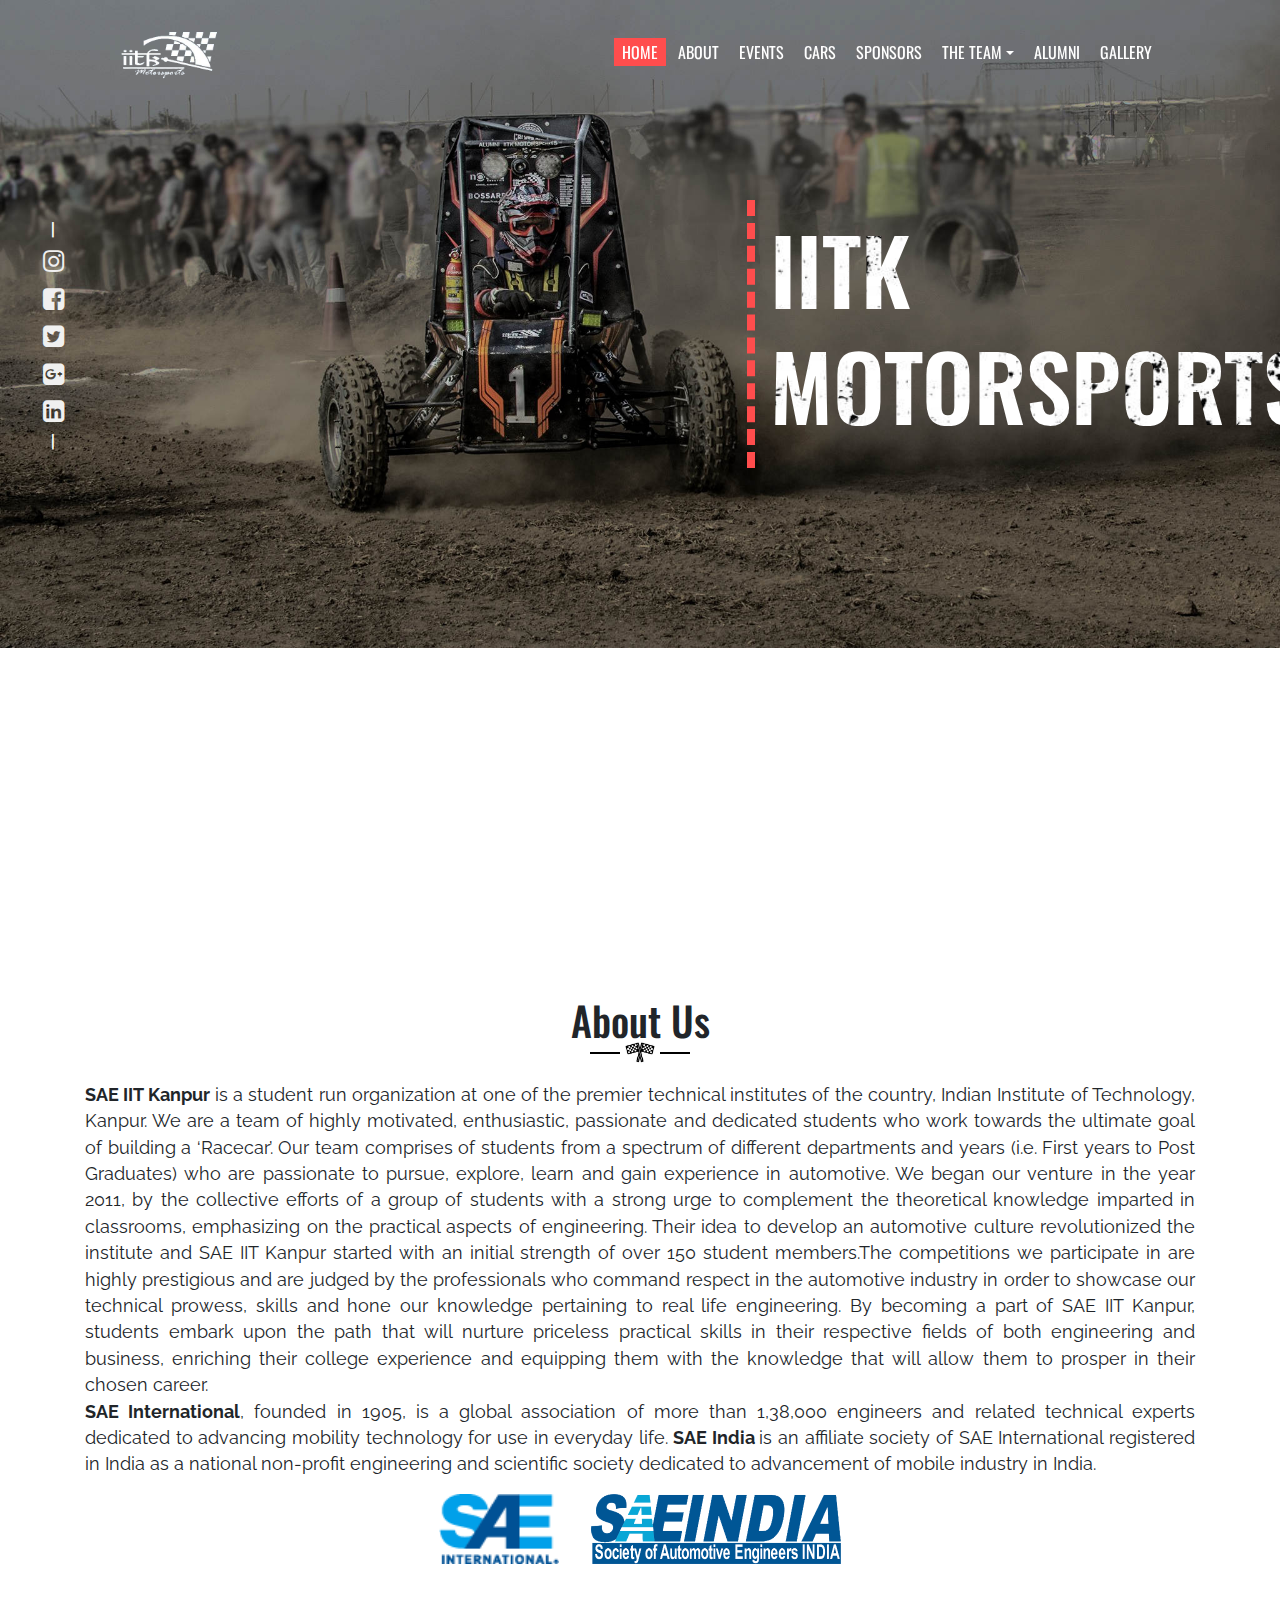
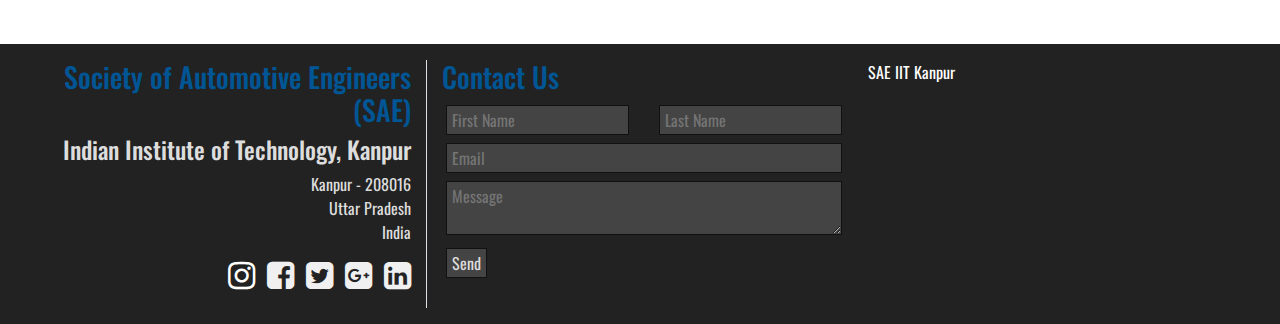
<file: index.html>
﻿<!DOCTYPE html>
<html lang="en">

<head>
    <meta charset="UTF-8">
    <meta http-equiv="X-UA-Compatible" content="ie=edge">
    <meta name="viewport" content="width=device-width, initial-scale=1.0">
    <meta name="description" content="SAE IIT Kanpur" />
    <meta name="keywords" content="" />
    <meta name="author" content="" />
    <title>SAE IIT Kanpur</title>
    <base href="/">

    <!-- Facebook and Twitter integration -->
    <meta property="og:title" content="" />
    <meta property="og:image" content="" />
    <meta property="og:url" content="" />
    <meta property="og:site_name" content="" />
    <meta property="og:description" content="" />
    <meta name="twitter:title" content="" />
    <meta name="twitter:image" content="" />
    <meta name="twitter:url" content="" />
    <meta name="twitter:card" content="" />

    <link rel="stylesheet" href="styles/bootstrap.min.css">
    <link rel="stylesheet" href="styles/style.css">
    <link rel="stylesheet" href="styles/animate.css">
    <link rel="stylesheet" href="styles/font-awesome.min.css">
    <link rel="icon" href="assets/iitkmsnewlogo.png">

<div id="fb-root"></div>
<script async defer crossorigin="anonymous" src="https://connect.facebook.net/en_GB/sdk.js#xfbml=1&version=v4.0"></script>
</head>

<body>
    <!-- Preloader -->
    <div id="preloader">
        <div class="container">
            <div class="image">
                <svg class="lds-gear-set" width="100%" height="100%" xmlns="http://www.w3.org/2000/svg"
                    xmlns:xlink="http://www.w3.org/1999/xlink" viewBox="0 0 100 100" preserveAspectRatio="xMidYMid">
                    <g transform="translate(50 50)">
                        <g transform="translate(-17 -17) scale(0.5)">
                            <g>
                                <animateTransform attributeName="transform" type="rotate" values="0;360" keyTimes="0;1"
                                    dur="1.7s" begin="0s" repeatCount="indefinite"></animateTransform>
                                <path
                                    d="M39.382737335030434 -7 L49.382737335030434 -7 L49.382737335030434 7 L39.382737335030434 7 A40 40 0 0 1 32.79754809959448 22.89805316298281 L32.79754809959448 22.89805316298281 L39.868615911459955 29.969120974848284 L29.969120974848284 39.86861591145995 L22.89805316298281 32.79754809959447 A40 40 0 0 1 7.000000000000006 39.382737335030434 L7.000000000000006 39.382737335030434 L7.000000000000007 49.382737335030434 L-7.000000000000001 49.382737335030434 L-7.000000000000002 39.382737335030434 A40 40 0 0 1 -22.898053162982805 32.79754809959448 L-22.898053162982805 32.79754809959448 L-29.96912097484828 39.868615911459955 L-39.86861591145995 29.969120974848284 L-32.79754809959447 22.89805316298281 A40 40 0 0 1 -39.382737335030434 7.000000000000009 L-39.382737335030434 7.000000000000009 L-49.382737335030434 7.00000000000001 L-49.382737335030434 -6.999999999999999 L-39.382737335030434 -7 A40 40 0 0 1 -32.79754809959448 -22.898053162982798 L-32.79754809959448 -22.898053162982798 L-39.868615911459955 -29.96912097484827 L-29.969120974848305 -39.86861591145994 L-22.898053162982826 -32.797548099594465 A40 40 0 0 1 -6.999999999999994 -39.382737335030434 L-6.999999999999994 -39.382737335030434 L-6.999999999999996 -49.382737335030434 L6.999999999999978 -49.38273733503044 L6.99999999999998 -39.38273733503044 A40 40 0 0 1 22.898053162982812 -32.79754809959447 L22.898053162982812 -32.79754809959447 L29.969120974848288 -39.86861591145995 L39.86861591145994 -29.969120974848302 L32.797548099594465 -22.898053162982826 A40 40 0 0 1 39.382737335030434 -6.9999999999999964 M0 -23A23 23 0 1 0 0 23 A23 23 0 1 0 0 -23"
                                    fill="#ff4d4d"></path>
                            </g>
                        </g>
                        <g transform="translate(0 22) scale(0.4)">
                            <g>
                                <animateTransform attributeName="transform" type="rotate" values="360;0" keyTimes="0;1"
                                    dur="1.7s" begin="-0.10625s" repeatCount="indefinite"></animateTransform>
                                <path
                                    d="M39.382737335030434 -7 L49.382737335030434 -7 L49.382737335030434 7 L39.382737335030434 7 A40 40 0 0 1 32.79754809959448 22.89805316298281 L32.79754809959448 22.89805316298281 L39.868615911459955 29.969120974848284 L29.969120974848284 39.86861591145995 L22.89805316298281 32.79754809959447 A40 40 0 0 1 7.000000000000006 39.382737335030434 L7.000000000000006 39.382737335030434 L7.000000000000007 49.382737335030434 L-7.000000000000001 49.382737335030434 L-7.000000000000002 39.382737335030434 A40 40 0 0 1 -22.898053162982805 32.79754809959448 L-22.898053162982805 32.79754809959448 L-29.96912097484828 39.868615911459955 L-39.86861591145995 29.969120974848284 L-32.79754809959447 22.89805316298281 A40 40 0 0 1 -39.382737335030434 7.000000000000009 L-39.382737335030434 7.000000000000009 L-49.382737335030434 7.00000000000001 L-49.382737335030434 -6.999999999999999 L-39.382737335030434 -7 A40 40 0 0 1 -32.79754809959448 -22.898053162982798 L-32.79754809959448 -22.898053162982798 L-39.868615911459955 -29.96912097484827 L-29.969120974848305 -39.86861591145994 L-22.898053162982826 -32.797548099594465 A40 40 0 0 1 -6.999999999999994 -39.382737335030434 L-6.999999999999994 -39.382737335030434 L-6.999999999999996 -49.382737335030434 L6.999999999999978 -49.38273733503044 L6.99999999999998 -39.38273733503044 A40 40 0 0 1 22.898053162982812 -32.79754809959447 L22.898053162982812 -32.79754809959447 L29.969120974848288 -39.86861591145995 L39.86861591145994 -29.969120974848302 L32.797548099594465 -22.898053162982826 A40 40 0 0 1 39.382737335030434 -6.9999999999999964 M0 -23A23 23 0 1 0 0 23 A23 23 0 1 0 0 -23"
                                    fill="#f0f0f0"></path>
                            </g>
                        </g>
                        <g transform="translate(28 4) scale(0.3)">
                            <g>
                                <animateTransform attributeName="transform" type="rotate" values="0;360" keyTimes="0;1"
                                    dur="1.7s" begin="-0.10625s" repeatCount="indefinite"></animateTransform>
                                <path
                                    d="M39.382737335030434 -7 L49.382737335030434 -7 L49.382737335030434 7 L39.382737335030434 7 A40 40 0 0 1 32.79754809959448 22.89805316298281 L32.79754809959448 22.89805316298281 L39.868615911459955 29.969120974848284 L29.969120974848284 39.86861591145995 L22.89805316298281 32.79754809959447 A40 40 0 0 1 7.000000000000006 39.382737335030434 L7.000000000000006 39.382737335030434 L7.000000000000007 49.382737335030434 L-7.000000000000001 49.382737335030434 L-7.000000000000002 39.382737335030434 A40 40 0 0 1 -22.898053162982805 32.79754809959448 L-22.898053162982805 32.79754809959448 L-29.96912097484828 39.868615911459955 L-39.86861591145995 29.969120974848284 L-32.79754809959447 22.89805316298281 A40 40 0 0 1 -39.382737335030434 7.000000000000009 L-39.382737335030434 7.000000000000009 L-49.382737335030434 7.00000000000001 L-49.382737335030434 -6.999999999999999 L-39.382737335030434 -7 A40 40 0 0 1 -32.79754809959448 -22.898053162982798 L-32.79754809959448 -22.898053162982798 L-39.868615911459955 -29.96912097484827 L-29.969120974848305 -39.86861591145994 L-22.898053162982826 -32.797548099594465 A40 40 0 0 1 -6.999999999999994 -39.382737335030434 L-6.999999999999994 -39.382737335030434 L-6.999999999999996 -49.382737335030434 L6.999999999999978 -49.38273733503044 L6.99999999999998 -39.38273733503044 A40 40 0 0 1 22.898053162982812 -32.79754809959447 L22.898053162982812 -32.79754809959447 L29.969120974848288 -39.86861591145995 L39.86861591145994 -29.969120974848302 L32.797548099594465 -22.898053162982826 A40 40 0 0 1 39.382737335030434 -6.9999999999999964 M0 -23A23 23 0 1 0 0 23 A23 23 0 1 0 0 -23"
                                    fill="#18dcff"></path>
                            </g>
                        </g>
                    </g>
                </svg>
            </div>
            <div class="text">
                <p>LOADING...</p>
            </div>
        </div>
    </div>

    <!-- Navbar-xs-->
    <div id="nav-row-xs">
        <div class="logo-wrapper">
            <a href="index.html"><img src="./assets/favicon.png" alt="Logo"></a>
        </div>
        <div class="toggle-btn">
            <button onclick="toggleNav()">
                <i class="fa fa-bars" aria-hidden="true"></i>
            </button>
        </div>
    </div>

    <!-- Main Navbar -->
    <section id="navbar" class="">
        <div class="nav-container">
            <div class="nav-row">
                <div class="navToggle">
                    <button onclick="toggleNav()">X</button>
                </div>
                <div class="logo-wrapper">
                    <a href="index.html"><img src="./assets/favicon.png" alt="Logo"></a>
                </div>
                <div class="menu-wrapper">
                    <ul class="menu m-0">
                        <li class="active">
                            <a href="#">HOME</a>
                        </li>
                        <li class="">
                            <a href="#about">ABOUT</a>
                        </li>
			<li class="">
                            <a href="events.html">EVENTS</a>
                        </li>
			<li class="">
                            <a href="B19.html">CARS</a>
                        </li>
                        <li class="">
                            <a href="sponsors.html">SPONSORS</a>
                        </li>
                        <li class="dropdown-wrapper dt1">
                            <a class="dropdown-toggle">THE TEAM</a>
                            <ul class="dropdown dc1">
                                
                                
                                <hr class="li-seperator">
                                <li><a href="members21.html">Team'21</a></li>
				<hr class="li-seperator">
                                <li><a href="members20.html">Team'20</a></li>
				<hr class="li-seperator">
                                <li><a href="members19.html">Team'19</a></li>
				<hr class="li-seperator">
				<li><a href="members18.html">Team'18</a></li>
                            </ul>
                        </li>
                        <li class="">
                            <a href="alumni.html">ALUMNI</a>
                        </li>
                        <li class="m-0">
                            <a href="gallery.html">GALLERY</a>
                        </li>
                    </ul>
                </div>
            </div>
        </div>
    </section>

    <!-- Home -->
    
      
	<section id="home" >

		<div class="">
            <div class="row title m-0">
                <div class="social-list col-sm-1 text-center pt-3 d-none d-lg-block">
                    <ul class="list-unstyled text-white">
                        <li>
                            |
                        </li>
                        <li>
                            <a target="_blank" href="https://www.instagram.com/iitkms/">
                                <i class="fa fa-instagram" aria-hidden="true"></i>
                            </a>
                        </li>
                        <li>
                            <a target="_blank" href="https://www.facebook.com/SAE.IITK">
                                <i class="fa fa-facebook-square" aria-hidden="true"></i>
                            </a>
                        </li>

                        <li>
                            <a target="_blank" href="https://twitter.com/IITKMotorsports">
                                <i class="fa fa-twitter-square" aria-hidden="true"></i>
                            </a>
                        </li>
                        <li>
                            <a target="_blank" href="https://plus.google.com/u/0/116448649617376276402">
                                <i class="fa fa-google-plus-square" aria-hidden="true"></i>
                            </a>
                        </li>
                        <li>
                            <a target="_blank" href="https://www.linkedin.com/groups/4024304/profile">
                                <i class="fa fa-linkedin-square" aria-hidden="true"></i>
                            </a>
                        </li>
                        <li>
                            |
                        </li>
                    </ul>
		 
                </div>
                <div class="col-sm-6 text-right"></div>
                <div class="title-main col-lg-5 text-center text-lg-left" style="padding-top:15px;">
		    <h1 class="font-ow font-white">IITK</h1>
                    <h1 class="font-ow font-red ">MOTORSPORTS</h1>
                </div>
           	
            </div>
	</div>
    </section>

    <!-- About -->
    <section id="about" class="p-3 pt-5 p-lg-5 bg-#e5e5e5">
        <div class="container pt-5">
            <div class="row text-center">
                <div class="col section-heading">
                    <h1>About Us</h1>
                    <div class="below">
                        <img src="assets/cross_flags.png">
                    </div>
                </div>
            </div>
            <div class="row text-justify">
                <div class="col font-rw font-1_1">
                    <b>SAE IIT Kanpur</b> is a student run organization at one of the premier technical institutes of the
                    country, Indian Institute of Technology, Kanpur. We are a team of highly motivated, enthusiastic,
                    passionate and dedicated students who work towards the ultimate goal of building a ‘Racecar’. Our
                    team comprises of students from a spectrum of different departments and years (i.e. First years to
                    Post Graduates) who are passionate to pursue, explore, learn and gain experience in automotive.

                    We began our venture in the year 2011, by the collective efforts of a group of students with a
                    strong urge to complement the theoretical knowledge imparted in classrooms, emphasizing on the
                    practical aspects of engineering. Their idea to develop an automotive culture revolutionized the
                    institute and SAE IIT Kanpur started with an initial strength of over 150 student members.The
                    competitions we participate in are highly prestigious and are judged by the professionals who
                    command respect in the automotive industry in order to showcase our technical prowess, skills and
                    hone our knowledge pertaining to real life engineering.

                    By becoming a part of SAE IIT Kanpur, students embark upon the path that will nurture priceless
                    practical skills in their respective fields of both engineering and business, enriching their
                    college experience and equipping them with the knowledge that will allow them to prosper in their
                    chosen career.
              <br>
                    <b>SAE International</b>, founded in 1905, is a global association of more than 1,38,000 engineers and
                    related technical experts dedicated to advancing mobility technology for use in everyday life.<b> SAE
                    India </b>is an affiliate society of SAE International registered in India as a national non-profit
                    engineering and scientific society dedicated to advancement of mobile industry in India.
			<br>
              <div class="d-flex justify-content-center mb-3 row">
		<a class="p-3" href="https://www.sae.org/"><img src="assets/sae-international-logo.png" width="120" height="70"><a class="p-3" href="https://www.saeindia.org/"><img src="assets/SAEindialogo.png" width="250" height="70"></a></div>

        </div>
    </section>
    
  

    <footer>
        <div class="p-3">
            <div class="row text-center text-lg-left">
                <div class="col-lg-4 text-lg-right border-right">
                    <h3 style="color: #005695">Society of Automotive Engineers (SAE)</h3>
                    <h4>Indian Institute of Technology, Kanpur</h4>
                    <p>
                        Kanpur - 208016
                        <br>
                        Uttar Pradesh
                        <br>
                        India
                    </p>

                    
 	<ul class="list-unstyled list-inline text-white">
                         <li class="list-inline-item">
                            <a target="_blank" href="https://www.instagram.com/iitkms/">
                                <i class="fa fa-instagram fa-2x" aria-hidden="true"></i>
                            </a>
                        </li>
                       <li class="list-inline-item">
                            <a class="font-white" target="_blank" href="https://www.facebook.com/SAE.IITK">
                                <i class="fa fa-facebook-square fa-2x" aria-hidden="true"></i>
                            </a>
                        </li>

                        <li class="list-inline-item">
                            <a class="font-white" target="_blank" href="https://twitter.com/IITKMotorsports">
                                <i class="fa fa-twitter-square fa-2x" aria-hidden="true"></i>
                            </a>
                        </li>
                        <li class="list-inline-item">
                            <a class="font-white" target="_blank"
                                href="https://plus.google.com/u/0/116448649617376276402">
                                <i class="fa fa-google-plus-square fa-2x" aria-hidden="true"></i>
                            </a>
                        </li>
                        <li class="list-inline-item">
                            <a class="font-white" target="_blank"
                                href="https://www.linkedin.com/groups/4024304/profile">
                                <i class="fa fa-linkedin-square fa-2x" aria-hidden="true"></i>
                            </a>
                        </li>
                    </ul>  
                    <hr class="hr-red d-lg-none">
                </div>
                
                <div class="col-lg-4">
                    <h3 style="color: #005695">Contact Us</h3>
                    <form action="https://formspree.io/pr.iitkms@gmail.com" class="contact-form container my_form"
                        method="POST">
                        <div class="row">
                            <div class="col-12 col-lg-6">
                                <input class="bg-dark form-input w-100 m-1 ml-0" id="first_name" name="First_name" placeholder="First Name"
                                    type="text">
                            </div>
                            <div class=" col-12 col-lg-6">
                                <input class="bg-dark form-input w-100 m-1 ml-0" id="last_name" name="Last_name" placeholder="Last Name"
                                    type="text">
                            </div>
                        </div>
                        <input class="bg-dark form-input w-100 m-1 ml-0" id="email" name="email-id" placeholder="Email" type="email">

                        <textarea class="bg-dark form-input w-100 m-1 ml-0" id="message" name="message" placeholder="Message"
                            type="text"></textarea>
                        <input class="bg-dark form-input m-1 ml-0" type="submit" value="Send">
                    </form>
                    <hr class="hr-red d-lg-none">
                </div>
                <div class="col-lg-4">

                
	
		<div class="fb-page" data-href="https://www.facebook.com/SAE.IITK/" data-tabs="timeline" data-width="340" data-height="300px" data-small-header="false" data-adapt-container-width="true" data-hide-cover="false" data-show-facepile="true"><blockquote cite="https://www.facebook.com/SAE.IITK/" class="fb-xfbml-parse-ignore"><a href="https://www.facebook.com/SAE.IITK/">SAE IIT Kanpur</a></blockquote></div>
			

                    <!-- <iframe width="600" height="450" frameborder="0" style="border:0" src="https://www.google.com/maps/embed/v1/search?q=SAE%20IIT%20Kanpur%2C%20Sixth%20Avenue%2C%20Kalyanpur%2C%20Kanpur%2C%20Uttar%20Pradesh%2C%20India&key=AIzaSyDPEFC1E9_nSGLSgRHaCm4AP-5DCPYDRxY" allowfullscreen></iframe>  -->
                </div>
            </div>
        </div>
    </footer>

    <script src="scripts/script.js"></script>
</body>

</html>
</file>
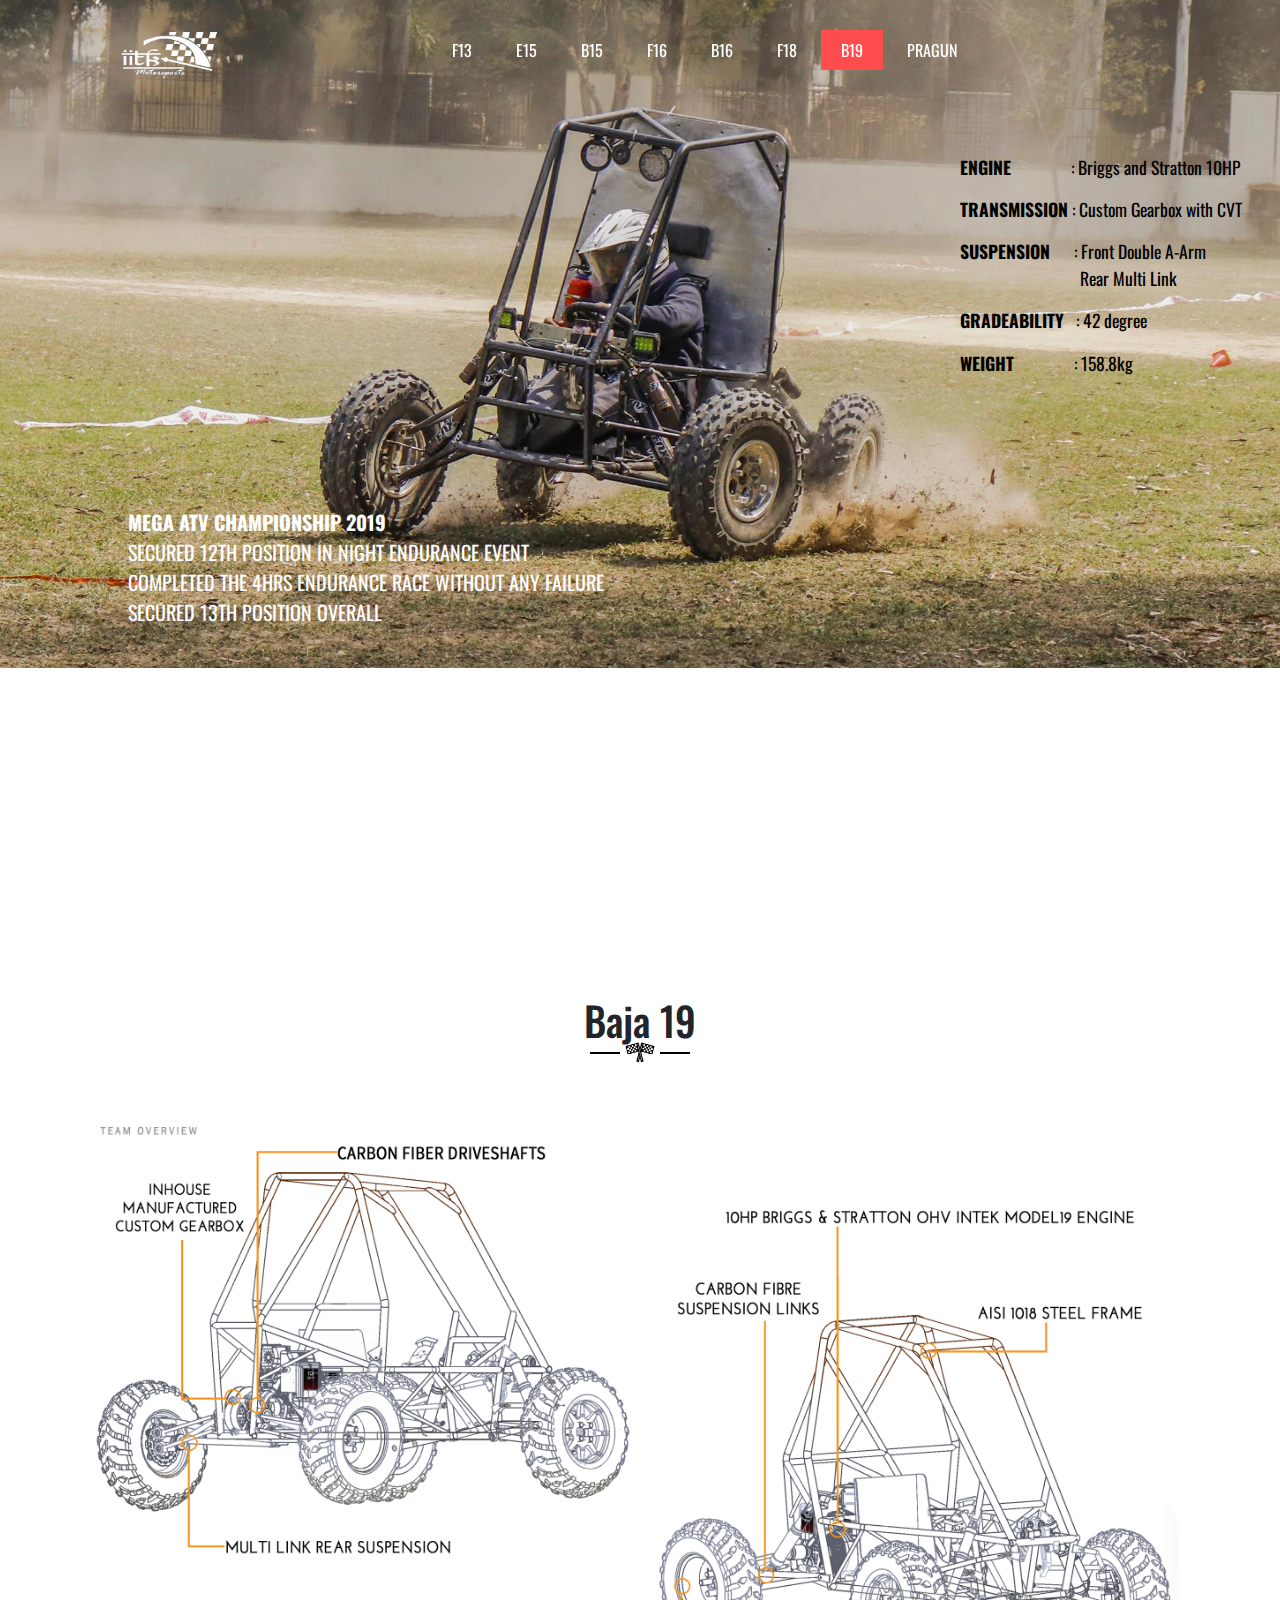
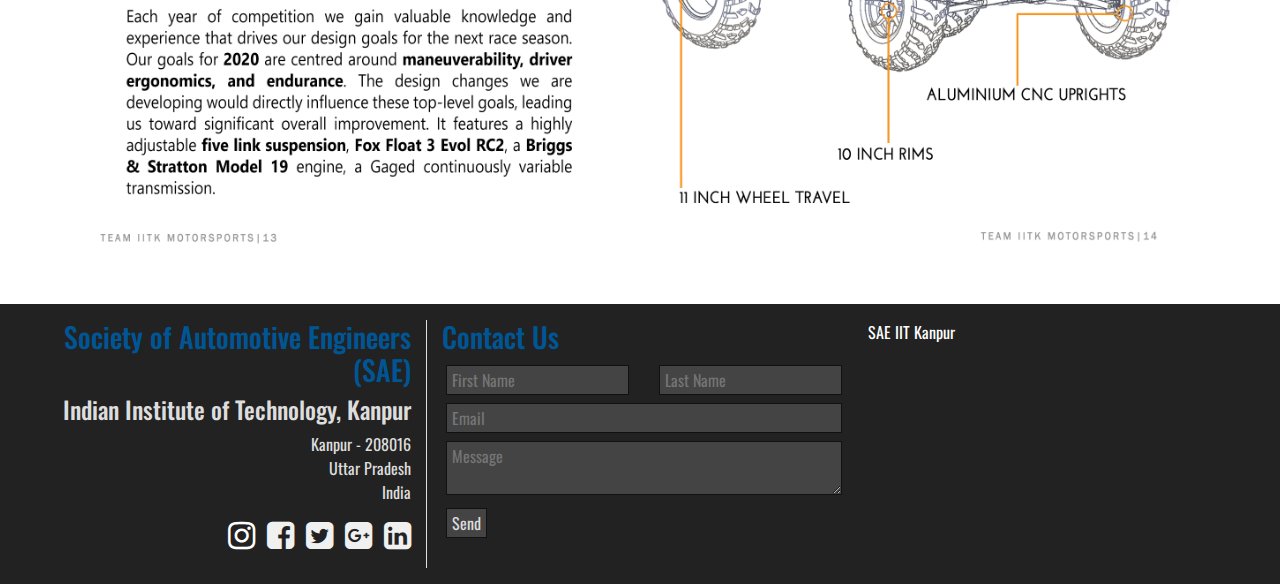
<file: B19.html>
﻿<!DOCTYPE html>
<html lang="en">

<head>
    <meta charset="UTF-8">
    <meta http-equiv="X-UA-Compatible" content="ie=edge">
    <meta name="viewport" content="width=device-width, initial-scale=1.0">
    <meta name="description" content="SAE IIT Kanpur" />
    <meta name="keywords" content="" />
    <meta name="author" content="" />
    <title>SAE IIT Kanpur</title>

    <!-- Facebook and Twitter integration -->
    <meta property="og:title" content="" />
    <meta property="og:image" content="" />
    <meta property="og:url" content="" />
    <meta property="og:site_name" content="" />
    <meta property="og:description" content="" />
    <meta name="twitter:title" content="" />
    <meta name="twitter:image" content="" />
    <meta name="twitter:url" content="" />
    <meta name="twitter:card" content="" />

    <link rel="stylesheet" href="styles/bootstrap.min.css">
    <link rel="stylesheet" href="styles/stylecars.css">
    <link rel="stylesheet" href="styles/animate.css">
    <link rel="stylesheet" href="styles/font-awesome.min.css"> 
    <link rel="icon" href="./assets/iitkmsnewlogo.png">

<div id="fb-root"></div>
<script async defer crossorigin="anonymous" src="https://connect.facebook.net/en_GB/sdk.js#xfbml=1&version=v4.0"></script>
</head>

<body>
    <!-- Preloader -->
    <div id="preloader">
        <div class="container">
            <div class="image">
                <svg class="lds-gear-set" width="100%" height="100%" xmlns="http://www.w3.org/2000/svg"
                    xmlns:xlink="http://www.w3.org/1999/xlink" viewBox="0 0 100 100" preserveAspectRatio="xMidYMid">
                    <g transform="translate(50 50)">
                        <g transform="translate(-17 -17) scale(0.5)">
                            <g>
                                <animateTransform attributeName="transform" type="rotate" values="0;360" keyTimes="0;1"
                                    dur="1.7s" begin="0s" repeatCount="indefinite"></animateTransform>
                                <path
                                    d="M39.382737335030434 -7 L49.382737335030434 -7 L49.382737335030434 7 L39.382737335030434 7 A40 40 0 0 1 32.79754809959448 22.89805316298281 L32.79754809959448 22.89805316298281 L39.868615911459955 29.969120974848284 L29.969120974848284 39.86861591145995 L22.89805316298281 32.79754809959447 A40 40 0 0 1 7.000000000000006 39.382737335030434 L7.000000000000006 39.382737335030434 L7.000000000000007 49.382737335030434 L-7.000000000000001 49.382737335030434 L-7.000000000000002 39.382737335030434 A40 40 0 0 1 -22.898053162982805 32.79754809959448 L-22.898053162982805 32.79754809959448 L-29.96912097484828 39.868615911459955 L-39.86861591145995 29.969120974848284 L-32.79754809959447 22.89805316298281 A40 40 0 0 1 -39.382737335030434 7.000000000000009 L-39.382737335030434 7.000000000000009 L-49.382737335030434 7.00000000000001 L-49.382737335030434 -6.999999999999999 L-39.382737335030434 -7 A40 40 0 0 1 -32.79754809959448 -22.898053162982798 L-32.79754809959448 -22.898053162982798 L-39.868615911459955 -29.96912097484827 L-29.969120974848305 -39.86861591145994 L-22.898053162982826 -32.797548099594465 A40 40 0 0 1 -6.999999999999994 -39.382737335030434 L-6.999999999999994 -39.382737335030434 L-6.999999999999996 -49.382737335030434 L6.999999999999978 -49.38273733503044 L6.99999999999998 -39.38273733503044 A40 40 0 0 1 22.898053162982812 -32.79754809959447 L22.898053162982812 -32.79754809959447 L29.969120974848288 -39.86861591145995 L39.86861591145994 -29.969120974848302 L32.797548099594465 -22.898053162982826 A40 40 0 0 1 39.382737335030434 -6.9999999999999964 M0 -23A23 23 0 1 0 0 23 A23 23 0 1 0 0 -23"
                                    fill="#ff4d4d"></path>
                            </g>
                        </g>
                        <g transform="translate(0 22) scale(0.4)">
                            <g>
                                <animateTransform attributeName="transform" type="rotate" values="360;0" keyTimes="0;1"
                                    dur="1.7s" begin="-0.10625s" repeatCount="indefinite"></animateTransform>
                                <path
                                    d="M39.382737335030434 -7 L49.382737335030434 -7 L49.382737335030434 7 L39.382737335030434 7 A40 40 0 0 1 32.79754809959448 22.89805316298281 L32.79754809959448 22.89805316298281 L39.868615911459955 29.969120974848284 L29.969120974848284 39.86861591145995 L22.89805316298281 32.79754809959447 A40 40 0 0 1 7.000000000000006 39.382737335030434 L7.000000000000006 39.382737335030434 L7.000000000000007 49.382737335030434 L-7.000000000000001 49.382737335030434 L-7.000000000000002 39.382737335030434 A40 40 0 0 1 -22.898053162982805 32.79754809959448 L-22.898053162982805 32.79754809959448 L-29.96912097484828 39.868615911459955 L-39.86861591145995 29.969120974848284 L-32.79754809959447 22.89805316298281 A40 40 0 0 1 -39.382737335030434 7.000000000000009 L-39.382737335030434 7.000000000000009 L-49.382737335030434 7.00000000000001 L-49.382737335030434 -6.999999999999999 L-39.382737335030434 -7 A40 40 0 0 1 -32.79754809959448 -22.898053162982798 L-32.79754809959448 -22.898053162982798 L-39.868615911459955 -29.96912097484827 L-29.969120974848305 -39.86861591145994 L-22.898053162982826 -32.797548099594465 A40 40 0 0 1 -6.999999999999994 -39.382737335030434 L-6.999999999999994 -39.382737335030434 L-6.999999999999996 -49.382737335030434 L6.999999999999978 -49.38273733503044 L6.99999999999998 -39.38273733503044 A40 40 0 0 1 22.898053162982812 -32.79754809959447 L22.898053162982812 -32.79754809959447 L29.969120974848288 -39.86861591145995 L39.86861591145994 -29.969120974848302 L32.797548099594465 -22.898053162982826 A40 40 0 0 1 39.382737335030434 -6.9999999999999964 M0 -23A23 23 0 1 0 0 23 A23 23 0 1 0 0 -23"
                                    fill="#f0f0f0"></path>
                            </g>
                        </g>
                        <g transform="translate(28 4) scale(0.3)">
                            <g>
                                <animateTransform attributeName="transform" type="rotate" values="0;360" keyTimes="0;1"
                                    dur="1.7s" begin="-0.10625s" repeatCount="indefinite"></animateTransform>
                                <path
                                    d="M39.382737335030434 -7 L49.382737335030434 -7 L49.382737335030434 7 L39.382737335030434 7 A40 40 0 0 1 32.79754809959448 22.89805316298281 L32.79754809959448 22.89805316298281 L39.868615911459955 29.969120974848284 L29.969120974848284 39.86861591145995 L22.89805316298281 32.79754809959447 A40 40 0 0 1 7.000000000000006 39.382737335030434 L7.000000000000006 39.382737335030434 L7.000000000000007 49.382737335030434 L-7.000000000000001 49.382737335030434 L-7.000000000000002 39.382737335030434 A40 40 0 0 1 -22.898053162982805 32.79754809959448 L-22.898053162982805 32.79754809959448 L-29.96912097484828 39.868615911459955 L-39.86861591145995 29.969120974848284 L-32.79754809959447 22.89805316298281 A40 40 0 0 1 -39.382737335030434 7.000000000000009 L-39.382737335030434 7.000000000000009 L-49.382737335030434 7.00000000000001 L-49.382737335030434 -6.999999999999999 L-39.382737335030434 -7 A40 40 0 0 1 -32.79754809959448 -22.898053162982798 L-32.79754809959448 -22.898053162982798 L-39.868615911459955 -29.96912097484827 L-29.969120974848305 -39.86861591145994 L-22.898053162982826 -32.797548099594465 A40 40 0 0 1 -6.999999999999994 -39.382737335030434 L-6.999999999999994 -39.382737335030434 L-6.999999999999996 -49.382737335030434 L6.999999999999978 -49.38273733503044 L6.99999999999998 -39.38273733503044 A40 40 0 0 1 22.898053162982812 -32.79754809959447 L22.898053162982812 -32.79754809959447 L29.969120974848288 -39.86861591145995 L39.86861591145994 -29.969120974848302 L32.797548099594465 -22.898053162982826 A40 40 0 0 1 39.382737335030434 -6.9999999999999964 M0 -23A23 23 0 1 0 0 23 A23 23 0 1 0 0 -23"
                                    fill="#18dcff"></path>
                            </g>
                        </g>
                    </g>
                </svg>
            </div>
            <div class="text">
                <p>LOADING...</p>
            </div>
        </div>
    </div>

    <!-- Navbar-xs-->
    <div id="nav-row-xs">
        <div class="logo-wrapper">
            <a href="index.html"><img src="./assets/favicon.png" alt="Logo"></a>
        </div>
        <div class="toggle-btn">
            <button onclick="toggleNav()">
                <i class="fa fa-bars" aria-hidden="true"></i>
            </button>
        </div>
    </div>

    <!-- Main Navbar -->
    <section id="navbar" class="">
        <div class="nav-container">
            <div class="nav-row">
                <div class="navToggle">
                    <button onclick="toggleNav()">X</button>
                </div>
                <div class="logo-wrapper">
                    <a href="index.html"><img src="./assets/favicon.png" alt="Logo"></a>
                </div>
                <div class="cars-menu-wrapper">
                    <ul class="menu m-0">
                        <li class="">
                            <a href="F13.html">F13</a>
                        </li>
                        <li class="">
                            <a href="E15.html">E15</a>
                        </li>
			<li class="">
                            <a href="B15.html">B15</a>
                        </li>
			<li class="">
                            <a href="F16.html">F16</a>
                        </li>
			<li class="">
                            <a href="B16.html">B16</a>
                        </li>
                        <li class="">
                            <a href="F18.html">F18</a>
                        </li>
                        <li class="active">
                            <a href="B19.html">B19</a>
                        </li>
			  <li class="">
                            <a href="pragun.html">PRAGUN</a>
                        </li>
                      
                  </ul>
                </div>
            </div>
        </div>
    </section>

    <!-- Home -->
    <section id="cars" >
        <div class="B19">
            <div class="B19_specs">
                            <ul class="list-unstyled text-white">
                       <li>
                            <p style="color:black;"><b>ENGINE</b>&nbsp&nbsp &nbsp &nbsp &nbsp &nbsp &nbsp&nbsp&nbsp&nbsp: Briggs and Stratton 10HP</p>
                        </li>
                        <li><p style="color:black;" ><b>TRANSMISSION</b> : Custom Gearbox with CVT</p>
                        </li>
                        <li>
                           <p style="color:black;" ><b>SUSPENSION</b>&nbsp&nbsp &nbsp&nbsp : Front Double A-Arm<br>&nbsp&nbsp &nbsp&nbsp &nbsp&nbsp &nbsp&nbsp &nbsp&nbsp &nbsp&nbsp &nbsp&nbsp &nbsp&nbsp &nbsp &nbsp &nbsp Rear Multi Link</p>
                        </li>
                        <li>
                            <p style="color:black;" ><b>GRADEABILITY</b>&nbsp &nbsp: 42 degree</p>
                        </li>
                        <li>
                            <p style="color:black;" ><b>WEIGHT</b>&nbsp &nbsp &nbsp &nbsp &nbsp &nbsp &nbsp&nbsp : 158.8kg</p>
                        </li>
                      
                    </ul>
	
	    </div>
	<div class="B19_achievements">
	<p ><a href="https://atvchampionship.com/"><b>MEGA ATV CHAMPIONSHIP 2019</b></a><br>SECURED 12TH POSITION IN NIGHT ENDURANCE EVENT<br>COMPLETED THE 4HRS ENDURANCE RACE WITHOUT ANY FAILURE<br>SECURED 13TH POSITION OVERALL</p>
	</div>
	
        </div>
    </section>

    <!-- About -->
    <section id="about" class="p-3 pt-5 p-lg-5 bg-#e5e5e5">
        <div class="container pt-5">
            <div class="row text-center">
                <div class="col section-heading">
                    <h1>Baja 19</h1>
                    <div class="below">
                        <img src="assets/cross_flags.png">
                    </div>
                </div>
            </div>
            <div class="row text-justify">
                <div class="col font-rw font-1_1">
		    <img class="pr-3" src="assets/b19-details.png" width="100%" height="100%" >

                    

                </div>
            </div>
		
        </div>
    </section>

    <footer>
        <div class="p-3">
            <div class="row text-center text-lg-left">
                <div class="col-lg-4 text-lg-right border-right">
                    <h3 style="color: #005695">Society of Automotive Engineers (SAE)</h3>
                    <h4>Indian Institute of Technology, Kanpur</h4>
                    <p>
                        Kanpur - 208016
                        <br>
                        Uttar Pradesh
                        <br>
                        India
                    </p>
           	<ul class="list-unstyled list-inline text-white">
                           <li class="list-inline-item">
                            <a target="_blank" href="https://www.instagram.com/iitkms/">
                                <i class="fa fa-instagram fa-2x" aria-hidden="true"></i>
                            </a>
                        </li>
                      <li class="list-inline-item">
                            <a class="font-white" target="_blank" href="https://www.facebook.com/SAE.IITK">
                                <i class="fa fa-facebook-square fa-2x" aria-hidden="true"></i>
                            </a>
                        </li>
                        <li class="list-inline-item">
                            <a class="font-white" target="_blank" href="https://twitter.com/IITKMotorsports">
                                <i class="fa fa-twitter-square fa-2x" aria-hidden="true"></i>
                            </a>
                        </li>
                        <li class="list-inline-item">
                            <a class="font-white" target="_blank"
                                href="https://plus.google.com/u/0/116448649617376276402">
                                <i class="fa fa-google-plus-square fa-2x" aria-hidden="true"></i>
                            </a>
                        </li>
                        <li class="list-inline-item">
                            <a class="font-white" target="_blank"
                                href="https://www.linkedin.com/groups/4024304/profile">
                                <i class="fa fa-linkedin-square fa-2x" aria-hidden="true"></i>
                            </a>
                        </li>
                    </ul>  
                    <hr class="hr-red d-lg-none">
                </div>
                <div class="col-lg-4">
                    <h3 style="color: #005695">Contact Us</h3>
                    <form action="https://formspree.io/pr.iitkms@gmail.com" class="contact-form container my_form"
                        method="POST">
                        <div class="row">
                            <div class="col-12 col-lg-6">
                                <input class="bg-dark form-input w-100 m-1 ml-0" id="first_name" name="First_name"
                                    placeholder="First Name" type="text">
                            </div>
                            <div class=" col-12 col-lg-6">
                                <input class="bg-dark form-input w-100 m-1 ml-0" id="last_name" name="Last_name"
                                    placeholder="Last Name" type="text">
                            </div>
                        </div>
                        <input class="bg-dark form-input w-100 m-1 ml-0" id="email" name="email-id" placeholder="Email"
                            type="email">

                        <textarea class="bg-dark form-input w-100 m-1 ml-0" id="message" name="message"
                            placeholder="Message" type="text"></textarea>
                        <input class="bg-dark form-input m-1 ml-0" type="submit" value="Send">
                    </form>
                    <hr class="hr-red d-lg-none">
                </div>
                <div class="col-lg-4">
                   
	
		<div class="fb-page" data-href="https://www.facebook.com/SAE.IITK/" data-tabs="timeline" data-width="340" data-height="300px" data-small-header="false" data-adapt-container-width="true" data-hide-cover="false" data-show-facepile="true"><blockquote cite="https://www.facebook.com/SAE.IITK/" class="fb-xfbml-parse-ignore"><a href="https://www.facebook.com/SAE.IITK/">SAE IIT Kanpur</a></blockquote></div>
			
                    <!-- <iframe width="600" height="450" frameborder="0" style="border:0" src="https://www.google.com/maps/embed/v1/search?q=SAE%20IIT%20Kanpur%2C%20Sixth%20Avenue%2C%20Kalyanpur%2C%20Kanpur%2C%20Uttar%20Pradesh%2C%20India&key=AIzaSyDPEFC1E9_nSGLSgRHaCm4AP-5DCPYDRxY" allowfullscreen></iframe>  -->
                </div>
		
            </div>
        </div>
    </footer>
<script src="scripts/script.js"></script>
</body>

</html>
</file>
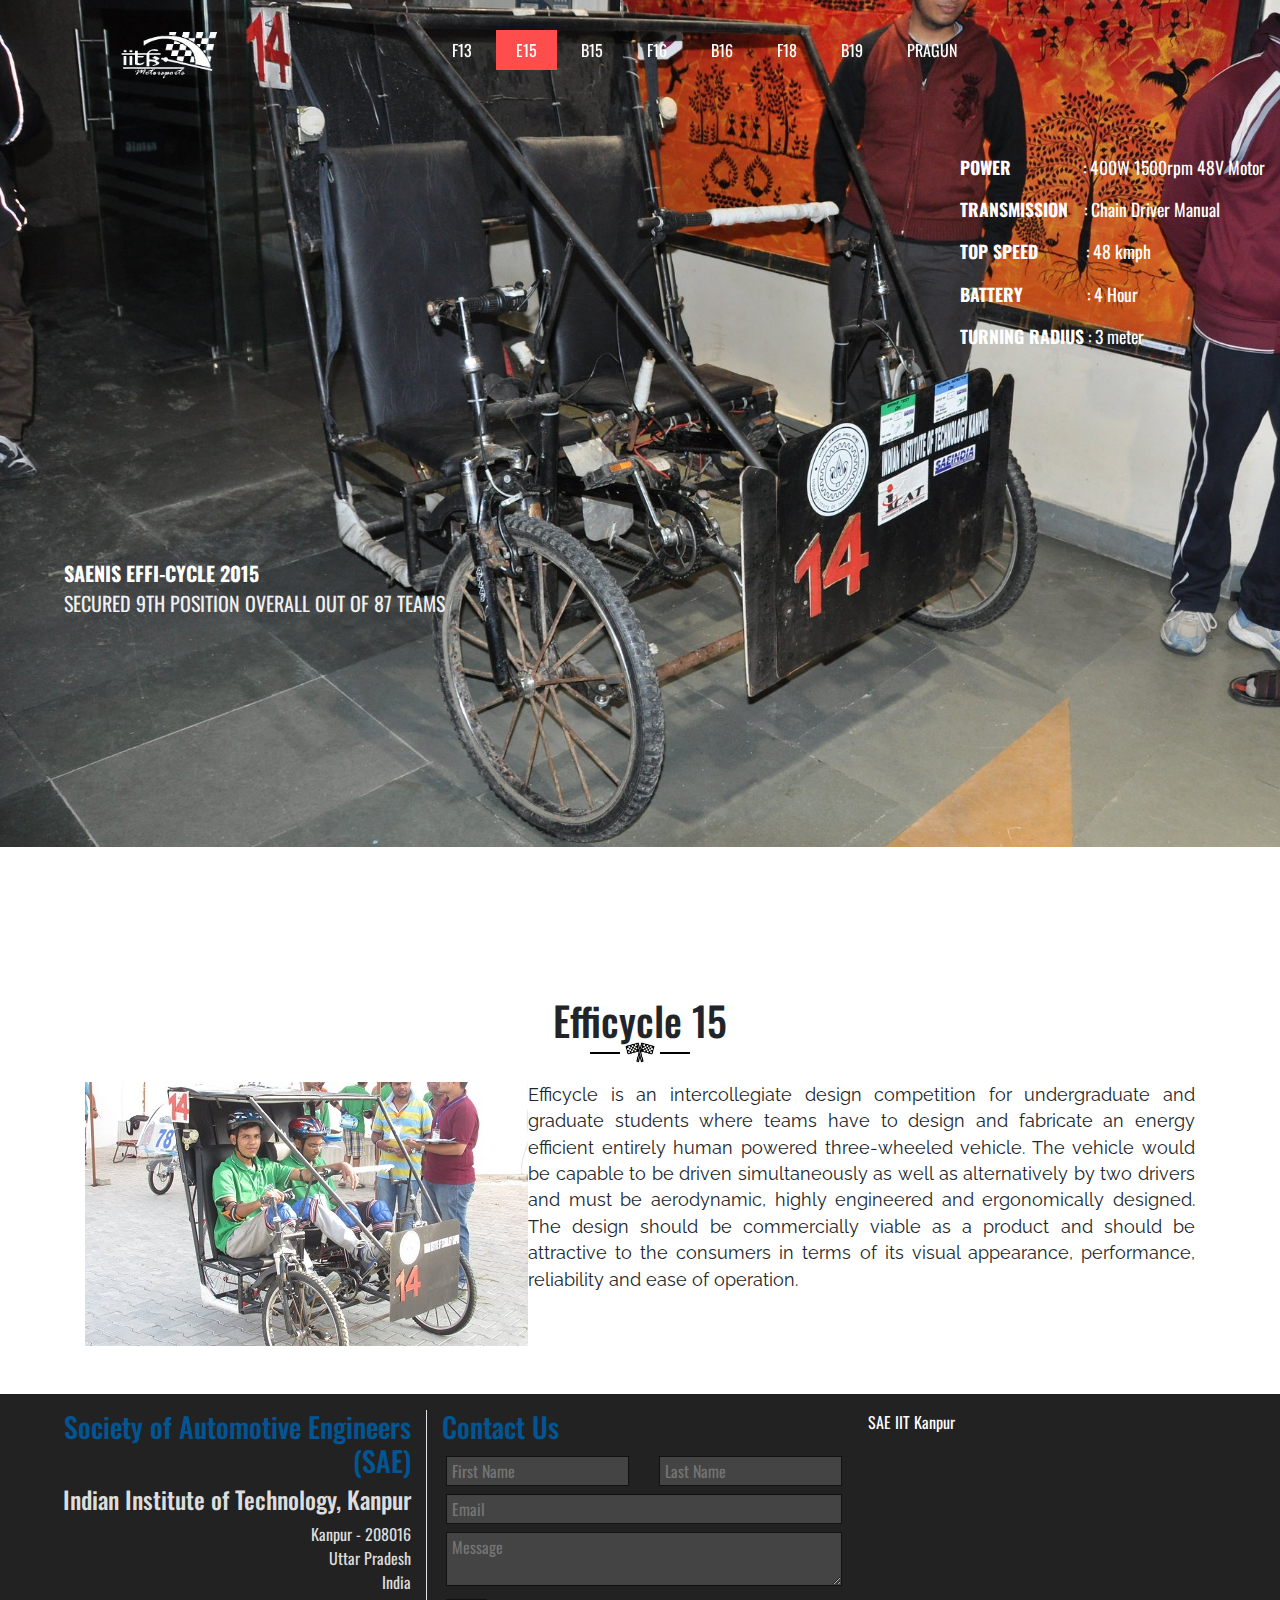
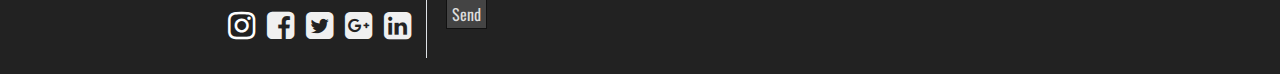
<file: E15.html>
﻿<!DOCTYPE html>
<html lang="en">

<head>
    <meta charset="UTF-8">
    <meta http-equiv="X-UA-Compatible" content="ie=edge">
    <meta name="viewport" content="width=device-width, initial-scale=1.0">
    <meta name="description" content="SAE IIT Kanpur" />
    <meta name="keywords" content="" />
    <meta name="author" content="" />
    <title>SAE IIT Kanpur</title>

    <!-- Facebook and Twitter integration -->
    <meta property="og:title" content="" />
    <meta property="og:image" content="" />
    <meta property="og:url" content="" />
    <meta property="og:site_name" content="" />
    <meta property="og:description" content="" />
    <meta name="twitter:title" content="" />
    <meta name="twitter:image" content="" />
    <meta name="twitter:url" content="" />
    <meta name="twitter:card" content="" />

    <link rel="stylesheet" href="styles/bootstrap.min.css">
    <link rel="stylesheet" href="styles/stylecars.css">
    <link rel="stylesheet" href="styles/animate.css">
    <link rel="stylesheet" href="styles/font-awesome.min.css">
    <link rel="icon" href="./assets/iitkmsnewlogo.png">

<div id="fb-root"></div>
<script async defer crossorigin="anonymous" src="https://connect.facebook.net/en_GB/sdk.js#xfbml=1&version=v4.0"></script>
</head>

<body>
    <!-- Preloader -->
    <div id="preloader">
        <div class="container">
            <div class="image">
                <svg class="lds-gear-set" width="100%" height="100%" xmlns="http://www.w3.org/2000/svg"
                    xmlns:xlink="http://www.w3.org/1999/xlink" viewBox="0 0 100 100" preserveAspectRatio="xMidYMid">
                    <g transform="translate(50 50)">
                        <g transform="translate(-17 -17) scale(0.5)">
                            <g>
                                <animateTransform attributeName="transform" type="rotate" values="0;360" keyTimes="0;1"
                                    dur="1.7s" begin="0s" repeatCount="indefinite"></animateTransform>
                                <path
                                    d="M39.382737335030434 -7 L49.382737335030434 -7 L49.382737335030434 7 L39.382737335030434 7 A40 40 0 0 1 32.79754809959448 22.89805316298281 L32.79754809959448 22.89805316298281 L39.868615911459955 29.969120974848284 L29.969120974848284 39.86861591145995 L22.89805316298281 32.79754809959447 A40 40 0 0 1 7.000000000000006 39.382737335030434 L7.000000000000006 39.382737335030434 L7.000000000000007 49.382737335030434 L-7.000000000000001 49.382737335030434 L-7.000000000000002 39.382737335030434 A40 40 0 0 1 -22.898053162982805 32.79754809959448 L-22.898053162982805 32.79754809959448 L-29.96912097484828 39.868615911459955 L-39.86861591145995 29.969120974848284 L-32.79754809959447 22.89805316298281 A40 40 0 0 1 -39.382737335030434 7.000000000000009 L-39.382737335030434 7.000000000000009 L-49.382737335030434 7.00000000000001 L-49.382737335030434 -6.999999999999999 L-39.382737335030434 -7 A40 40 0 0 1 -32.79754809959448 -22.898053162982798 L-32.79754809959448 -22.898053162982798 L-39.868615911459955 -29.96912097484827 L-29.969120974848305 -39.86861591145994 L-22.898053162982826 -32.797548099594465 A40 40 0 0 1 -6.999999999999994 -39.382737335030434 L-6.999999999999994 -39.382737335030434 L-6.999999999999996 -49.382737335030434 L6.999999999999978 -49.38273733503044 L6.99999999999998 -39.38273733503044 A40 40 0 0 1 22.898053162982812 -32.79754809959447 L22.898053162982812 -32.79754809959447 L29.969120974848288 -39.86861591145995 L39.86861591145994 -29.969120974848302 L32.797548099594465 -22.898053162982826 A40 40 0 0 1 39.382737335030434 -6.9999999999999964 M0 -23A23 23 0 1 0 0 23 A23 23 0 1 0 0 -23"
                                    fill="#ff4d4d"></path>
                            </g>
                        </g>
                        <g transform="translate(0 22) scale(0.4)">
                            <g>
                                <animateTransform attributeName="transform" type="rotate" values="360;0" keyTimes="0;1"
                                    dur="1.7s" begin="-0.10625s" repeatCount="indefinite"></animateTransform>
                                <path
                                    d="M39.382737335030434 -7 L49.382737335030434 -7 L49.382737335030434 7 L39.382737335030434 7 A40 40 0 0 1 32.79754809959448 22.89805316298281 L32.79754809959448 22.89805316298281 L39.868615911459955 29.969120974848284 L29.969120974848284 39.86861591145995 L22.89805316298281 32.79754809959447 A40 40 0 0 1 7.000000000000006 39.382737335030434 L7.000000000000006 39.382737335030434 L7.000000000000007 49.382737335030434 L-7.000000000000001 49.382737335030434 L-7.000000000000002 39.382737335030434 A40 40 0 0 1 -22.898053162982805 32.79754809959448 L-22.898053162982805 32.79754809959448 L-29.96912097484828 39.868615911459955 L-39.86861591145995 29.969120974848284 L-32.79754809959447 22.89805316298281 A40 40 0 0 1 -39.382737335030434 7.000000000000009 L-39.382737335030434 7.000000000000009 L-49.382737335030434 7.00000000000001 L-49.382737335030434 -6.999999999999999 L-39.382737335030434 -7 A40 40 0 0 1 -32.79754809959448 -22.898053162982798 L-32.79754809959448 -22.898053162982798 L-39.868615911459955 -29.96912097484827 L-29.969120974848305 -39.86861591145994 L-22.898053162982826 -32.797548099594465 A40 40 0 0 1 -6.999999999999994 -39.382737335030434 L-6.999999999999994 -39.382737335030434 L-6.999999999999996 -49.382737335030434 L6.999999999999978 -49.38273733503044 L6.99999999999998 -39.38273733503044 A40 40 0 0 1 22.898053162982812 -32.79754809959447 L22.898053162982812 -32.79754809959447 L29.969120974848288 -39.86861591145995 L39.86861591145994 -29.969120974848302 L32.797548099594465 -22.898053162982826 A40 40 0 0 1 39.382737335030434 -6.9999999999999964 M0 -23A23 23 0 1 0 0 23 A23 23 0 1 0 0 -23"
                                    fill="#f0f0f0"></path>
                            </g>
                        </g>
                        <g transform="translate(28 4) scale(0.3)">
                            <g>
                                <animateTransform attributeName="transform" type="rotate" values="0;360" keyTimes="0;1"
                                    dur="1.7s" begin="-0.10625s" repeatCount="indefinite"></animateTransform>
                                <path
                                    d="M39.382737335030434 -7 L49.382737335030434 -7 L49.382737335030434 7 L39.382737335030434 7 A40 40 0 0 1 32.79754809959448 22.89805316298281 L32.79754809959448 22.89805316298281 L39.868615911459955 29.969120974848284 L29.969120974848284 39.86861591145995 L22.89805316298281 32.79754809959447 A40 40 0 0 1 7.000000000000006 39.382737335030434 L7.000000000000006 39.382737335030434 L7.000000000000007 49.382737335030434 L-7.000000000000001 49.382737335030434 L-7.000000000000002 39.382737335030434 A40 40 0 0 1 -22.898053162982805 32.79754809959448 L-22.898053162982805 32.79754809959448 L-29.96912097484828 39.868615911459955 L-39.86861591145995 29.969120974848284 L-32.79754809959447 22.89805316298281 A40 40 0 0 1 -39.382737335030434 7.000000000000009 L-39.382737335030434 7.000000000000009 L-49.382737335030434 7.00000000000001 L-49.382737335030434 -6.999999999999999 L-39.382737335030434 -7 A40 40 0 0 1 -32.79754809959448 -22.898053162982798 L-32.79754809959448 -22.898053162982798 L-39.868615911459955 -29.96912097484827 L-29.969120974848305 -39.86861591145994 L-22.898053162982826 -32.797548099594465 A40 40 0 0 1 -6.999999999999994 -39.382737335030434 L-6.999999999999994 -39.382737335030434 L-6.999999999999996 -49.382737335030434 L6.999999999999978 -49.38273733503044 L6.99999999999998 -39.38273733503044 A40 40 0 0 1 22.898053162982812 -32.79754809959447 L22.898053162982812 -32.79754809959447 L29.969120974848288 -39.86861591145995 L39.86861591145994 -29.969120974848302 L32.797548099594465 -22.898053162982826 A40 40 0 0 1 39.382737335030434 -6.9999999999999964 M0 -23A23 23 0 1 0 0 23 A23 23 0 1 0 0 -23"
                                    fill="#18dcff"></path>
                            </g>
                        </g>
                    </g>
                </svg>
            </div>
            <div class="text">
                <p>LOADING...</p>
            </div>
        </div>
    </div>

    <!-- Navbar-xs-->
    <div id="nav-row-xs">
        <div class="logo-wrapper">
            <a href="index.html"><img src="./assets/favicon.png" alt="Logo"></a>
        </div>
        <div class="toggle-btn">
            <button onclick="toggleNav()">
                <i class="fa fa-bars" aria-hidden="true"></i>
            </button>
        </div>
    </div>

    <!-- Main Navbar -->
    <section id="navbar" class="">
        <div class="nav-container">
            <div class="nav-row">
                <div class="navToggle">
                    <button onclick="toggleNav()">X</button>
                </div>
                <div class="logo-wrapper">
                    <a href="index.html"><img src="./assets/favicon.png" alt="Logo"></a>
                </div>
                <div class="cars-menu-wrapper">
                    <ul class="menu m-0">
                        <li class="">
                            <a href="F13.html">F13</a>
                        </li>
                        <li class="active">
                            <a href="E15.html">E15</a>
                        </li>
			<li class="">
                            <a href="B15.html">B15</a>
                        </li>
			<li>
                            <a href="F16.html">F16</a>
                        </li>
			<li class="">
                            <a href="B16.html">B16</a>
                        </li>
                        <li class="">
                            <a href="F18.html">F18</a>
                        </li>
                        <li class="">
                            <a href="B19.html">B19</a>
                        </li>
			  <li class="">
                            <a href="pragun.html">PRAGUN</a>
                        </li>
                    
                  </ul>
                </div>
            </div>
        </div>
    </section>

    <!-- Home -->
    <section id="cars" >
        <div class="E15">
            <div class="E15_specs">
                    <ul class="list-unstyled text-white ">
                        <li>
                            <p ><b>POWER</b>&nbsp&nbsp &nbsp &nbsp &nbsp &nbsp &nbsp&nbsp&nbsp&nbsp&nbsp &nbsp: 400W 1500rpm 48V Motor</p>
                        </li>
                        <li><p ><b>TRANSMISSION</b>&nbsp &nbsp : Chain Driver Manual</p>
                        </li>
                        <li>
                           <p ><b>TOP SPEED</b>&nbsp &nbsp &nbsp &nbsp &nbsp &nbsp&nbsp: 48 kmph</p>
                        </li>
                        <li>
                            <p ><b>BATTERY</b>&nbsp &nbsp &nbsp &nbsp &nbsp &nbsp &nbsp &nbsp : 4 Hour</p>
                        </li>
                        <li>
                            <p ><b>TURNING RADIUS</b> : 3 meter</p>
                        </li>
                      
                    </ul>
		 </div>
	<div class="font-white E15_achievements" >
	<p ><a href="https://effi.saenis.org/"><b>SAENIS EFFI-CYCLE 2015</b></a><br>SECURED 9TH POSITION OVERALL OUT OF 87 TEAMS</p>
	</div>
	
        </div>
    </section>

    <!-- About -->
    <section id="about" class="p-3 pt-5 p-lg-5 bg-#e5e5e5">
        <div class="container pt-5">
            <div class="row text-center">
                <div class="col section-heading">
                    <h1>Efficycle 15</h1>
                    <div class="below">
                        <img src="assets/cross_flags.png">
                    </div>
                </div>
            </div>
            <div class="row text-justify">
                <div class="col font-rw font-1_1">
		    <img class="carimgpic" src="assets/Efficycle15new.jpg" align="left">
			Efficycle is an intercollegiate design competition for undergraduate and graduate students where teams have to design and fabricate an energy efficient entirely human powered three-wheeled vehicle. The vehicle would be capable to be driven simultaneously as well as alternatively by two drivers and must be aerodynamic, highly engineered and ergonomically designed. The design should be commercially viable as a product and should be attractive to the consumers in terms of its visual appearance, performance, reliability and ease of operation. 
                    

                </div>
            </div>
		
        </div>
    </section>

    <footer>
        <div class="p-3">
            <div class="row text-center text-lg-left">
                <div class="col-lg-4 text-lg-right border-right">
                    <h3 style="color: #005695">Society of Automotive Engineers (SAE)</h3>
                    <h4>Indian Institute of Technology, Kanpur</h4>
                    <p>
                        Kanpur - 208016
                        <br>
                        Uttar Pradesh
                        <br>
                        India
                    </p>
           	<ul class="list-unstyled list-inline text-white">
                         <li class="list-inline-item">
                            <a target="_blank" href="https://www.instagram.com/iitkms/">
                                <i class="fa fa-instagram fa-2x" aria-hidden="true"></i>
                            </a>
                        </li>
                        <li class="list-inline-item">
                            <a class="font-white" target="_blank" href="https://www.facebook.com/SAE.IITK">
                                <i class="fa fa-facebook-square fa-2x" aria-hidden="true"></i>
                            </a>
                        </li>
                        <li class="list-inline-item">
                            <a class="font-white" target="_blank" href="https://twitter.com/IITKMotorsports">
                                <i class="fa fa-twitter-square fa-2x" aria-hidden="true"></i>
                            </a>
                        </li>
                        <li class="list-inline-item">
                            <a class="font-white" target="_blank"
                                href="https://plus.google.com/u/0/116448649617376276402">
                                <i class="fa fa-google-plus-square fa-2x" aria-hidden="true"></i>
                            </a>
                        </li>
                        <li class="list-inline-item">
                            <a class="font-white" target="_blank"
                                href="https://www.linkedin.com/groups/4024304/profile">
                                <i class="fa fa-linkedin-square fa-2x" aria-hidden="true"></i>
                            </a>
                        </li>
                    </ul>  
                    <hr class="hr-red d-lg-none">
                </div>
                <div class="col-lg-4">
                    <h3 style="color: #005695">Contact Us</h3>
                    <form action="https://formspree.io/pr.iitkms@gmail.com" class="contact-form container my_form"
                        method="POST">
                        <div class="row">
                            <div class="col-12 col-lg-6">
                                <input class="bg-dark form-input w-100 m-1 ml-0" id="first_name" name="First_name"
                                    placeholder="First Name" type="text">
                            </div>
                            <div class=" col-12 col-lg-6">
                                <input class="bg-dark form-input w-100 m-1 ml-0" id="last_name" name="Last_name"
                                    placeholder="Last Name" type="text">
                            </div>
                        </div>
                        <input class="bg-dark form-input w-100 m-1 ml-0" id="email" name="email-id" placeholder="Email"
                            type="email">

                        <textarea class="bg-dark form-input w-100 m-1 ml-0" id="message" name="message"
                            placeholder="Message" type="text"></textarea>
                        <input class="bg-dark form-input m-1 ml-0" type="submit" value="Send">
                    </form>
                    <hr class="hr-red d-lg-none">
                </div>
                <div class="col-lg-4">
                   
	
		<div class="fb-page" data-href="https://www.facebook.com/SAE.IITK/" data-tabs="timeline" data-width="340" data-height="300px" data-small-header="false" data-adapt-container-width="true" data-hide-cover="false" data-show-facepile="true"><blockquote cite="https://www.facebook.com/SAE.IITK/" class="fb-xfbml-parse-ignore"><a href="https://www.facebook.com/SAE.IITK/">SAE IIT Kanpur</a></blockquote></div>
			
                    <!-- <iframe width="600" height="450" frameborder="0" style="border:0" src="https://www.google.com/maps/embed/v1/search?q=SAE%20IIT%20Kanpur%2C%20Sixth%20Avenue%2C%20Kalyanpur%2C%20Kanpur%2C%20Uttar%20Pradesh%2C%20India&key=AIzaSyDPEFC1E9_nSGLSgRHaCm4AP-5DCPYDRxY" allowfullscreen></iframe>  -->
                </div>
		
            </div>
        </div>
    </footer>
<script src="scripts/script.js"></script>
</body>

</html>
</file>
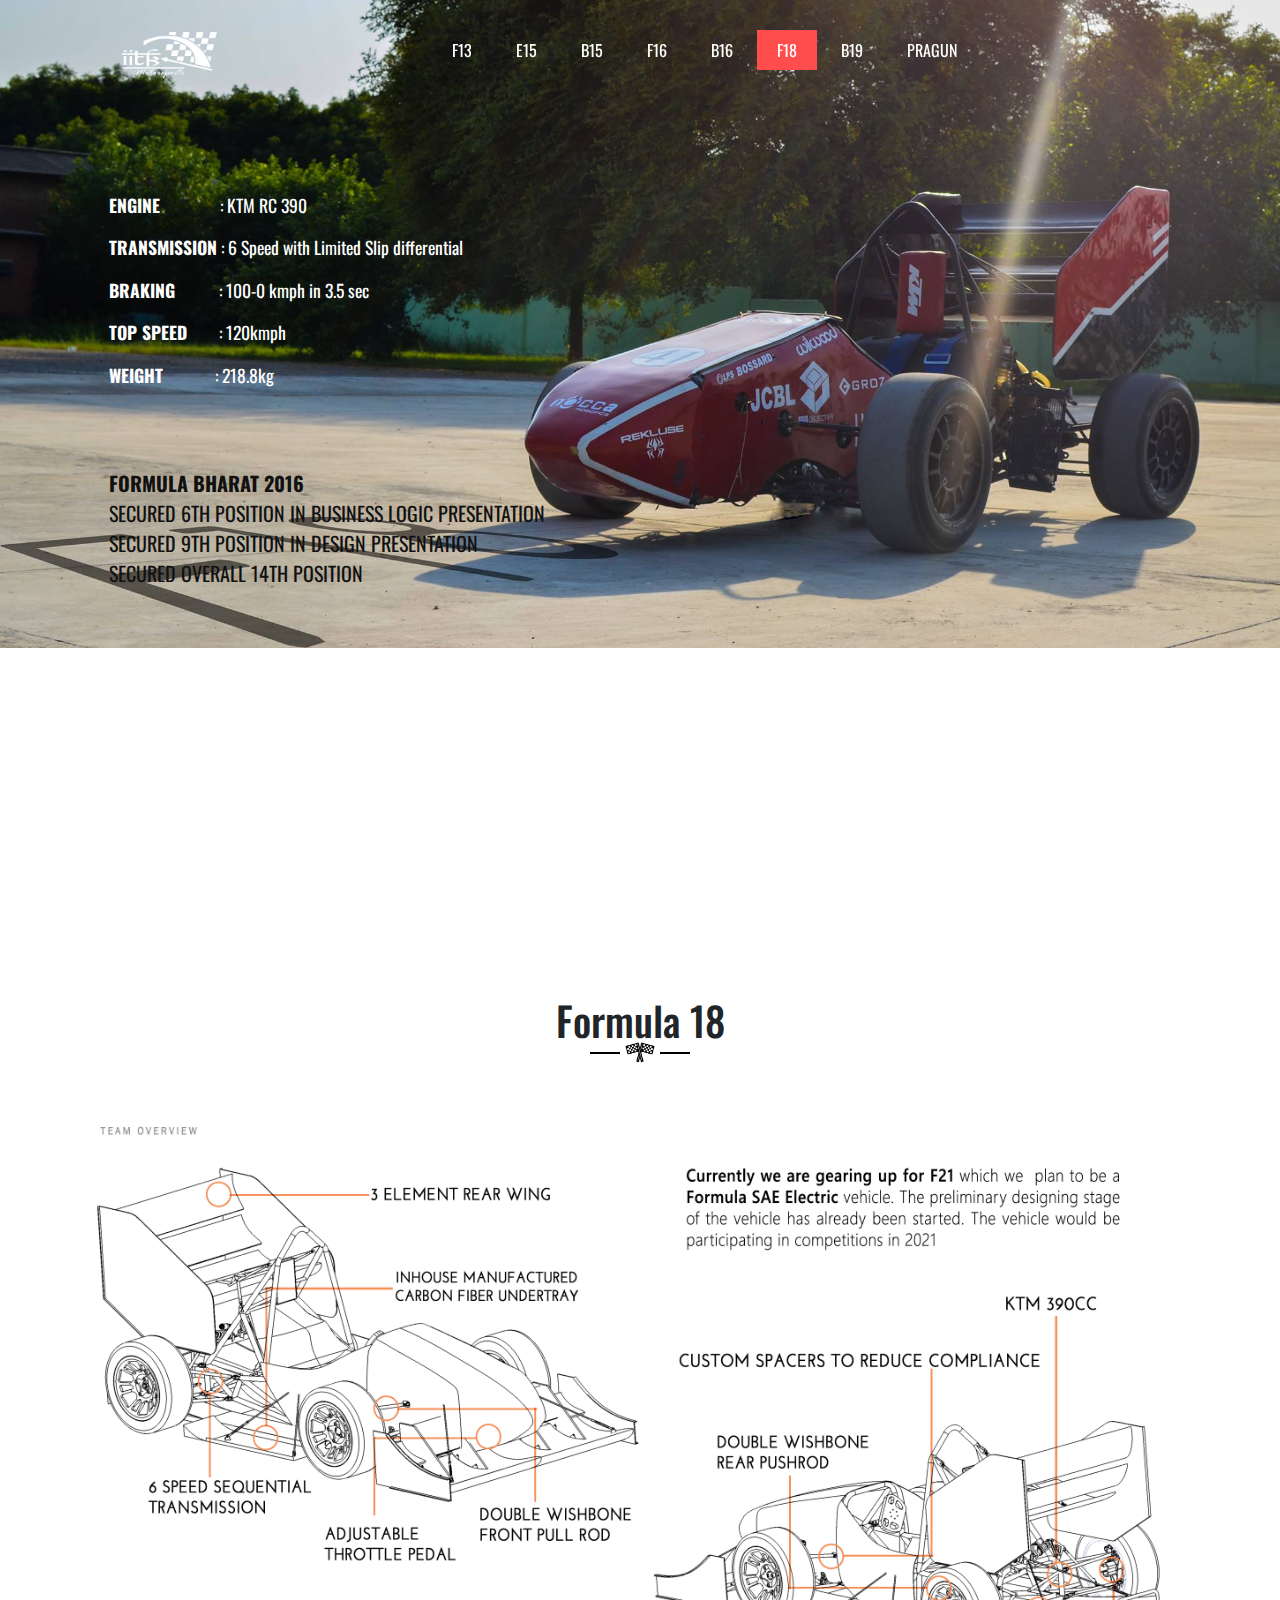
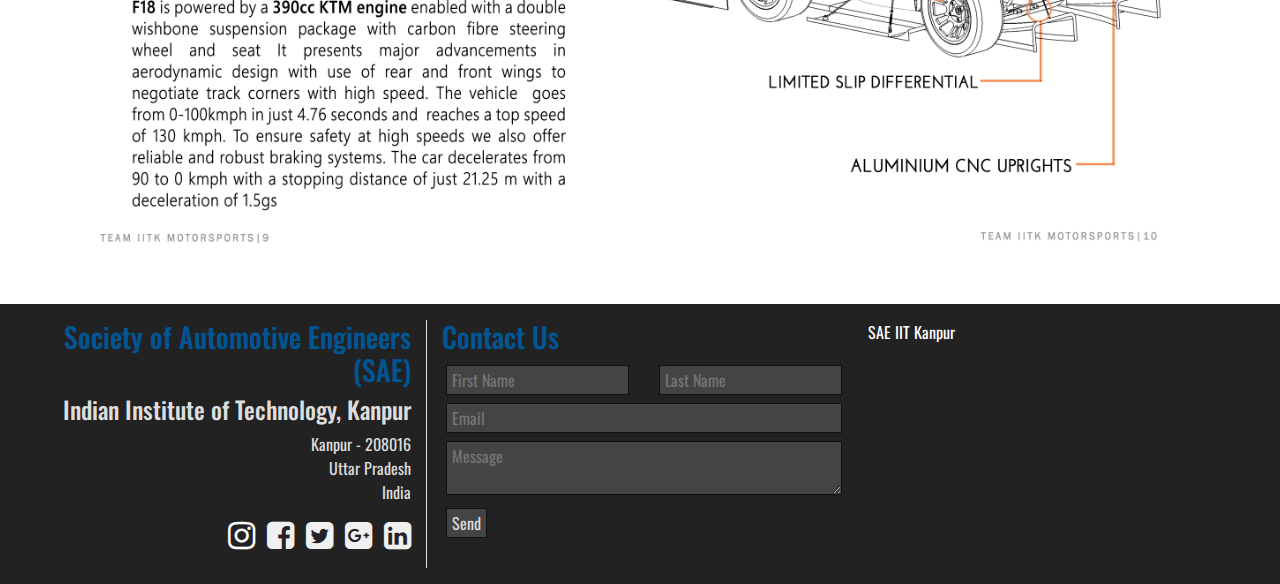
<file: F18.html>
﻿<!DOCTYPE html>
<html lang="en">

<head>
    <meta charset="UTF-8">
    <meta http-equiv="X-UA-Compatible" content="ie=edge">
    <meta name="viewport" content="width=device-width, initial-scale=1.0">
    <meta name="description" content="SAE IIT Kanpur" />
    <meta name="keywords" content="" />
    <meta name="author" content="" />
    <title>SAE IIT Kanpur</title>

    <!-- Facebook and Twitter integration -->
    <meta property="og:title" content="" />
    <meta property="og:image" content="" />
    <meta property="og:url" content="" />
    <meta property="og:site_name" content="" />
    <meta property="og:description" content="" />
    <meta name="twitter:title" content="" />
    <meta name="twitter:image" content="" />
    <meta name="twitter:url" content="" />
    <meta name="twitter:card" content="" />

    <link rel="stylesheet" href="styles/bootstrap.min.css">
    <link rel="stylesheet" href="styles/stylecars.css">
    <link rel="stylesheet" href="styles/animate.css">
    <link rel="stylesheet" href="styles/font-awesome.min.css">
    <link rel="icon" href="./assets/iitkmsnewlogo.png">

<div id="fb-root"></div>
<script async defer crossorigin="anonymous" src="https://connect.facebook.net/en_GB/sdk.js#xfbml=1&version=v4.0"></script>
</head>

<body>
    <!-- Preloader -->
    <div id="preloader">
        <div class="container">
            <div class="image">
                <svg class="lds-gear-set" width="100%" height="100%" xmlns="http://www.w3.org/2000/svg"
                    xmlns:xlink="http://www.w3.org/1999/xlink" viewBox="0 0 100 100" preserveAspectRatio="xMidYMid">
                    <g transform="translate(50 50)">
                        <g transform="translate(-17 -17) scale(0.5)">
                            <g>
                                <animateTransform attributeName="transform" type="rotate" values="0;360" keyTimes="0;1"
                                    dur="1.7s" begin="0s" repeatCount="indefinite"></animateTransform>
                                <path
                                    d="M39.382737335030434 -7 L49.382737335030434 -7 L49.382737335030434 7 L39.382737335030434 7 A40 40 0 0 1 32.79754809959448 22.89805316298281 L32.79754809959448 22.89805316298281 L39.868615911459955 29.969120974848284 L29.969120974848284 39.86861591145995 L22.89805316298281 32.79754809959447 A40 40 0 0 1 7.000000000000006 39.382737335030434 L7.000000000000006 39.382737335030434 L7.000000000000007 49.382737335030434 L-7.000000000000001 49.382737335030434 L-7.000000000000002 39.382737335030434 A40 40 0 0 1 -22.898053162982805 32.79754809959448 L-22.898053162982805 32.79754809959448 L-29.96912097484828 39.868615911459955 L-39.86861591145995 29.969120974848284 L-32.79754809959447 22.89805316298281 A40 40 0 0 1 -39.382737335030434 7.000000000000009 L-39.382737335030434 7.000000000000009 L-49.382737335030434 7.00000000000001 L-49.382737335030434 -6.999999999999999 L-39.382737335030434 -7 A40 40 0 0 1 -32.79754809959448 -22.898053162982798 L-32.79754809959448 -22.898053162982798 L-39.868615911459955 -29.96912097484827 L-29.969120974848305 -39.86861591145994 L-22.898053162982826 -32.797548099594465 A40 40 0 0 1 -6.999999999999994 -39.382737335030434 L-6.999999999999994 -39.382737335030434 L-6.999999999999996 -49.382737335030434 L6.999999999999978 -49.38273733503044 L6.99999999999998 -39.38273733503044 A40 40 0 0 1 22.898053162982812 -32.79754809959447 L22.898053162982812 -32.79754809959447 L29.969120974848288 -39.86861591145995 L39.86861591145994 -29.969120974848302 L32.797548099594465 -22.898053162982826 A40 40 0 0 1 39.382737335030434 -6.9999999999999964 M0 -23A23 23 0 1 0 0 23 A23 23 0 1 0 0 -23"
                                    fill="#ff4d4d"></path>
                            </g>
                        </g>
                        <g transform="translate(0 22) scale(0.4)">
                            <g>
                                <animateTransform attributeName="transform" type="rotate" values="360;0" keyTimes="0;1"
                                    dur="1.7s" begin="-0.10625s" repeatCount="indefinite"></animateTransform>
                                <path
                                    d="M39.382737335030434 -7 L49.382737335030434 -7 L49.382737335030434 7 L39.382737335030434 7 A40 40 0 0 1 32.79754809959448 22.89805316298281 L32.79754809959448 22.89805316298281 L39.868615911459955 29.969120974848284 L29.969120974848284 39.86861591145995 L22.89805316298281 32.79754809959447 A40 40 0 0 1 7.000000000000006 39.382737335030434 L7.000000000000006 39.382737335030434 L7.000000000000007 49.382737335030434 L-7.000000000000001 49.382737335030434 L-7.000000000000002 39.382737335030434 A40 40 0 0 1 -22.898053162982805 32.79754809959448 L-22.898053162982805 32.79754809959448 L-29.96912097484828 39.868615911459955 L-39.86861591145995 29.969120974848284 L-32.79754809959447 22.89805316298281 A40 40 0 0 1 -39.382737335030434 7.000000000000009 L-39.382737335030434 7.000000000000009 L-49.382737335030434 7.00000000000001 L-49.382737335030434 -6.999999999999999 L-39.382737335030434 -7 A40 40 0 0 1 -32.79754809959448 -22.898053162982798 L-32.79754809959448 -22.898053162982798 L-39.868615911459955 -29.96912097484827 L-29.969120974848305 -39.86861591145994 L-22.898053162982826 -32.797548099594465 A40 40 0 0 1 -6.999999999999994 -39.382737335030434 L-6.999999999999994 -39.382737335030434 L-6.999999999999996 -49.382737335030434 L6.999999999999978 -49.38273733503044 L6.99999999999998 -39.38273733503044 A40 40 0 0 1 22.898053162982812 -32.79754809959447 L22.898053162982812 -32.79754809959447 L29.969120974848288 -39.86861591145995 L39.86861591145994 -29.969120974848302 L32.797548099594465 -22.898053162982826 A40 40 0 0 1 39.382737335030434 -6.9999999999999964 M0 -23A23 23 0 1 0 0 23 A23 23 0 1 0 0 -23"
                                    fill="#f0f0f0"></path>
                            </g>
                        </g>
                        <g transform="translate(28 4) scale(0.3)">
                            <g>
                                <animateTransform attributeName="transform" type="rotate" values="0;360" keyTimes="0;1"
                                    dur="1.7s" begin="-0.10625s" repeatCount="indefinite"></animateTransform>
                                <path
                                    d="M39.382737335030434 -7 L49.382737335030434 -7 L49.382737335030434 7 L39.382737335030434 7 A40 40 0 0 1 32.79754809959448 22.89805316298281 L32.79754809959448 22.89805316298281 L39.868615911459955 29.969120974848284 L29.969120974848284 39.86861591145995 L22.89805316298281 32.79754809959447 A40 40 0 0 1 7.000000000000006 39.382737335030434 L7.000000000000006 39.382737335030434 L7.000000000000007 49.382737335030434 L-7.000000000000001 49.382737335030434 L-7.000000000000002 39.382737335030434 A40 40 0 0 1 -22.898053162982805 32.79754809959448 L-22.898053162982805 32.79754809959448 L-29.96912097484828 39.868615911459955 L-39.86861591145995 29.969120974848284 L-32.79754809959447 22.89805316298281 A40 40 0 0 1 -39.382737335030434 7.000000000000009 L-39.382737335030434 7.000000000000009 L-49.382737335030434 7.00000000000001 L-49.382737335030434 -6.999999999999999 L-39.382737335030434 -7 A40 40 0 0 1 -32.79754809959448 -22.898053162982798 L-32.79754809959448 -22.898053162982798 L-39.868615911459955 -29.96912097484827 L-29.969120974848305 -39.86861591145994 L-22.898053162982826 -32.797548099594465 A40 40 0 0 1 -6.999999999999994 -39.382737335030434 L-6.999999999999994 -39.382737335030434 L-6.999999999999996 -49.382737335030434 L6.999999999999978 -49.38273733503044 L6.99999999999998 -39.38273733503044 A40 40 0 0 1 22.898053162982812 -32.79754809959447 L22.898053162982812 -32.79754809959447 L29.969120974848288 -39.86861591145995 L39.86861591145994 -29.969120974848302 L32.797548099594465 -22.898053162982826 A40 40 0 0 1 39.382737335030434 -6.9999999999999964 M0 -23A23 23 0 1 0 0 23 A23 23 0 1 0 0 -23"
                                    fill="#18dcff"></path>
                            </g>
                        </g>
                    </g>
                </svg>
            </div>
            <div class="text">
                <p>LOADING...</p>
            </div>
        </div>
    </div>

    <!-- Navbar-xs-->
    <div id="nav-row-xs">
        <div class="logo-wrapper">
            <a href="index.html"><img src="./assets/favicon.png" alt="Logo"></a>
        </div>
        <div class="toggle-btn">
            <button onclick="toggleNav()">
                <i class="fa fa-bars" aria-hidden="true"></i>
            </button>
        </div>
    </div>

    <!-- Main Navbar -->
    <section id="navbar" class="">
        <div class="nav-container">
            <div class="nav-row">
                <div class="navToggle">
                    <button onclick="toggleNav()">X</button>
                </div>
                <div class="logo-wrapper">
                    <a href="index.html"><img src="./assets/favicon.png" alt="Logo"></a>
                </div>
                <div class="cars-menu-wrapper">
                    <ul class="menu m-0">
                        <li class="">
                            <a href="F13.html">F13</a>
                        </li>
                        <li class="">
                            <a href="E15.html">E15</a>
                        </li>
			<li class="">
                            <a href="B15.html">B15</a>
                        </li>
			<li class="">
                            <a href="F16.html">F16</a>
                        </li>
			<li class="">
                            <a href="B16.html">B16</a>
                        </li>
                        <li class="active">
                            <a href="F18.html">F18</a>
                        </li>
                        <li class="">
                            <a href="B19.html">B19</a>
                        </li>
			  <li class="">
                            <a href="pragun.html">PRAGUN</a>
                        </li>
                      
                  </ul>
                </div>
            </div>
        </div>
    </section>

    <!-- Home -->
    <section id="cars" >
        <div class="F18">
            <div class="F18_specs">

                    <ul class="list-unstyled ">
                        <li>
                            <p ><b>ENGINE</b>&nbsp&nbsp &nbsp &nbsp &nbsp &nbsp &nbsp&nbsp&nbsp&nbsp: KTM RC 390</p>
                        </li>
                        <li><p ><b>TRANSMISSION</b> : 6 Speed with Limited Slip differential</p>
                        </li>
                        <li>
                           <p ><b>BRAKING</b>&nbsp &nbsp &nbsp &nbsp &nbsp&nbsp : 100-0 kmph in 3.5 sec</p>
                        </li>
                        <li>
                            <p ><b>TOP SPEED</b>&nbsp &nbsp &nbsp &nbsp : 120kmph</p>
                        </li>
                        <li>
                            <p ><b>WEIGHT</b>&nbsp &nbsp &nbsp &nbsp &nbsp &nbsp &nbsp: 218.8kg</p>
                        </li>
                      
                    </ul>

	    </div>
	<div class="font-black F18_achievements">
	<p ><m href="https://www.formulabharat.com/"><b>FORMULA BHARAT 2016</b></m><br>SECURED 6TH POSITION IN BUSINESS LOGIC PRESENTATION<br>SECURED 9TH POSITION IN DESIGN PRESENTATION<br>SECURED OVERALL 14TH POSITION</p>
	</div>
	
        </div>
    </section>

    <!-- About -->
    <section id="about" class="p-3 pt-5 p-lg-5 bg-#e5e5e5">
        <div class="container pt-5">
            <div class="row text-center">
                <div class="col section-heading">
                    <h1>Formula 18</h1>
                    <div class="below">
                        <img src="assets/cross_flags.png">
                    </div>
                </div>
            </div>
            <div class="row text-justify">
                <div class="col font-rw font-1_1">
		   	
		     <img class="pr-3" src="assets/f18-details.png " width="100%" height="100%">	
                    

                </div>
            </div>
		
        </div>
    </section>

    <footer>
        <div class="p-3">
            <div class="row text-center text-lg-left">
                <div class="col-lg-4 text-lg-right border-right">
                    <h3 style="color: #005695">Society of Automotive Engineers (SAE)</h3>
                    <h4>Indian Institute of Technology, Kanpur</h4>
                    <p>
                        Kanpur - 208016
                        <br>
                        Uttar Pradesh
                        <br>
                        India
                    </p>
           	<ul class="list-unstyled list-inline text-white">
                          <li class="list-inline-item">
                            <a target="_blank" href="https://www.instagram.com/iitkms/">
                                <i class="fa fa-instagram fa-2x" aria-hidden="true"></i>
                            </a>
                        </li>
                       <li class="list-inline-item">
                            <a class="font-white" target="_blank" href="https://www.facebook.com/SAE.IITK">
                                <i class="fa fa-facebook-square fa-2x" aria-hidden="true"></i>
                            </a>
                        </li>
                        <li class="list-inline-item">
                            <a class="font-white" target="_blank" href="https://twitter.com/IITKMotorsports">
                                <i class="fa fa-twitter-square fa-2x" aria-hidden="true"></i>
                            </a>
                        </li>
                        <li class="list-inline-item">
                            <a class="font-white" target="_blank"
                                href="https://plus.google.com/u/0/116448649617376276402">
                                <i class="fa fa-google-plus-square fa-2x" aria-hidden="true"></i>
                            </a>
                        </li>
                        <li class="list-inline-item">
                            <a class="font-white" target="_blank"
                                href="https://www.linkedin.com/groups/4024304/profile">
                                <i class="fa fa-linkedin-square fa-2x" aria-hidden="true"></i>
                            </a>
                        </li>
                    </ul>  
                    <hr class="hr-red d-lg-none">
                </div>
                <div class="col-lg-4">
                    <h3 style="color: #005695">Contact Us</h3>
                    <form action="https://formspree.io/pr.iitkms@gmail.com" class="contact-form container my_form"
                        method="POST">
                        <div class="row">
                            <div class="col-12 col-lg-6">
                                <input class="bg-dark form-input w-100 m-1 ml-0" id="first_name" name="First_name"
                                    placeholder="First Name" type="text">
                            </div>
                            <div class=" col-12 col-lg-6">
                                <input class="bg-dark form-input w-100 m-1 ml-0" id="last_name" name="Last_name"
                                    placeholder="Last Name" type="text">
                            </div>
                        </div>
                        <input class="bg-dark form-input w-100 m-1 ml-0" id="email" name="email-id" placeholder="Email"
                            type="email">

                        <textarea class="bg-dark form-input w-100 m-1 ml-0" id="message" name="message"
                            placeholder="Message" type="text"></textarea>
                        <input class="bg-dark form-input m-1 ml-0" type="submit" value="Send">
                    </form>
                    <hr class="hr-red d-lg-none">
                </div>
                <div class="col-lg-4">
                   
	
		<div class="fb-page" data-href="https://www.facebook.com/SAE.IITK/" data-tabs="timeline" data-width="340" data-height="300px" data-small-header="false" data-adapt-container-width="true" data-hide-cover="false" data-show-facepile="true"><blockquote cite="https://www.facebook.com/SAE.IITK/" class="fb-xfbml-parse-ignore"><a href="https://www.facebook.com/SAE.IITK/">SAE IIT Kanpur</a></blockquote></div>
			
                    <!-- <iframe width="600" height="450" frameborder="0" style="border:0" src="https://www.google.com/maps/embed/v1/search?q=SAE%20IIT%20Kanpur%2C%20Sixth%20Avenue%2C%20Kalyanpur%2C%20Kanpur%2C%20Uttar%20Pradesh%2C%20India&key=AIzaSyDPEFC1E9_nSGLSgRHaCm4AP-5DCPYDRxY" allowfullscreen></iframe>  -->
                </div>
		
            </div>
        </div>
    </footer>
<script src="scripts/script.js"></script>
</body>

</html>
</file>
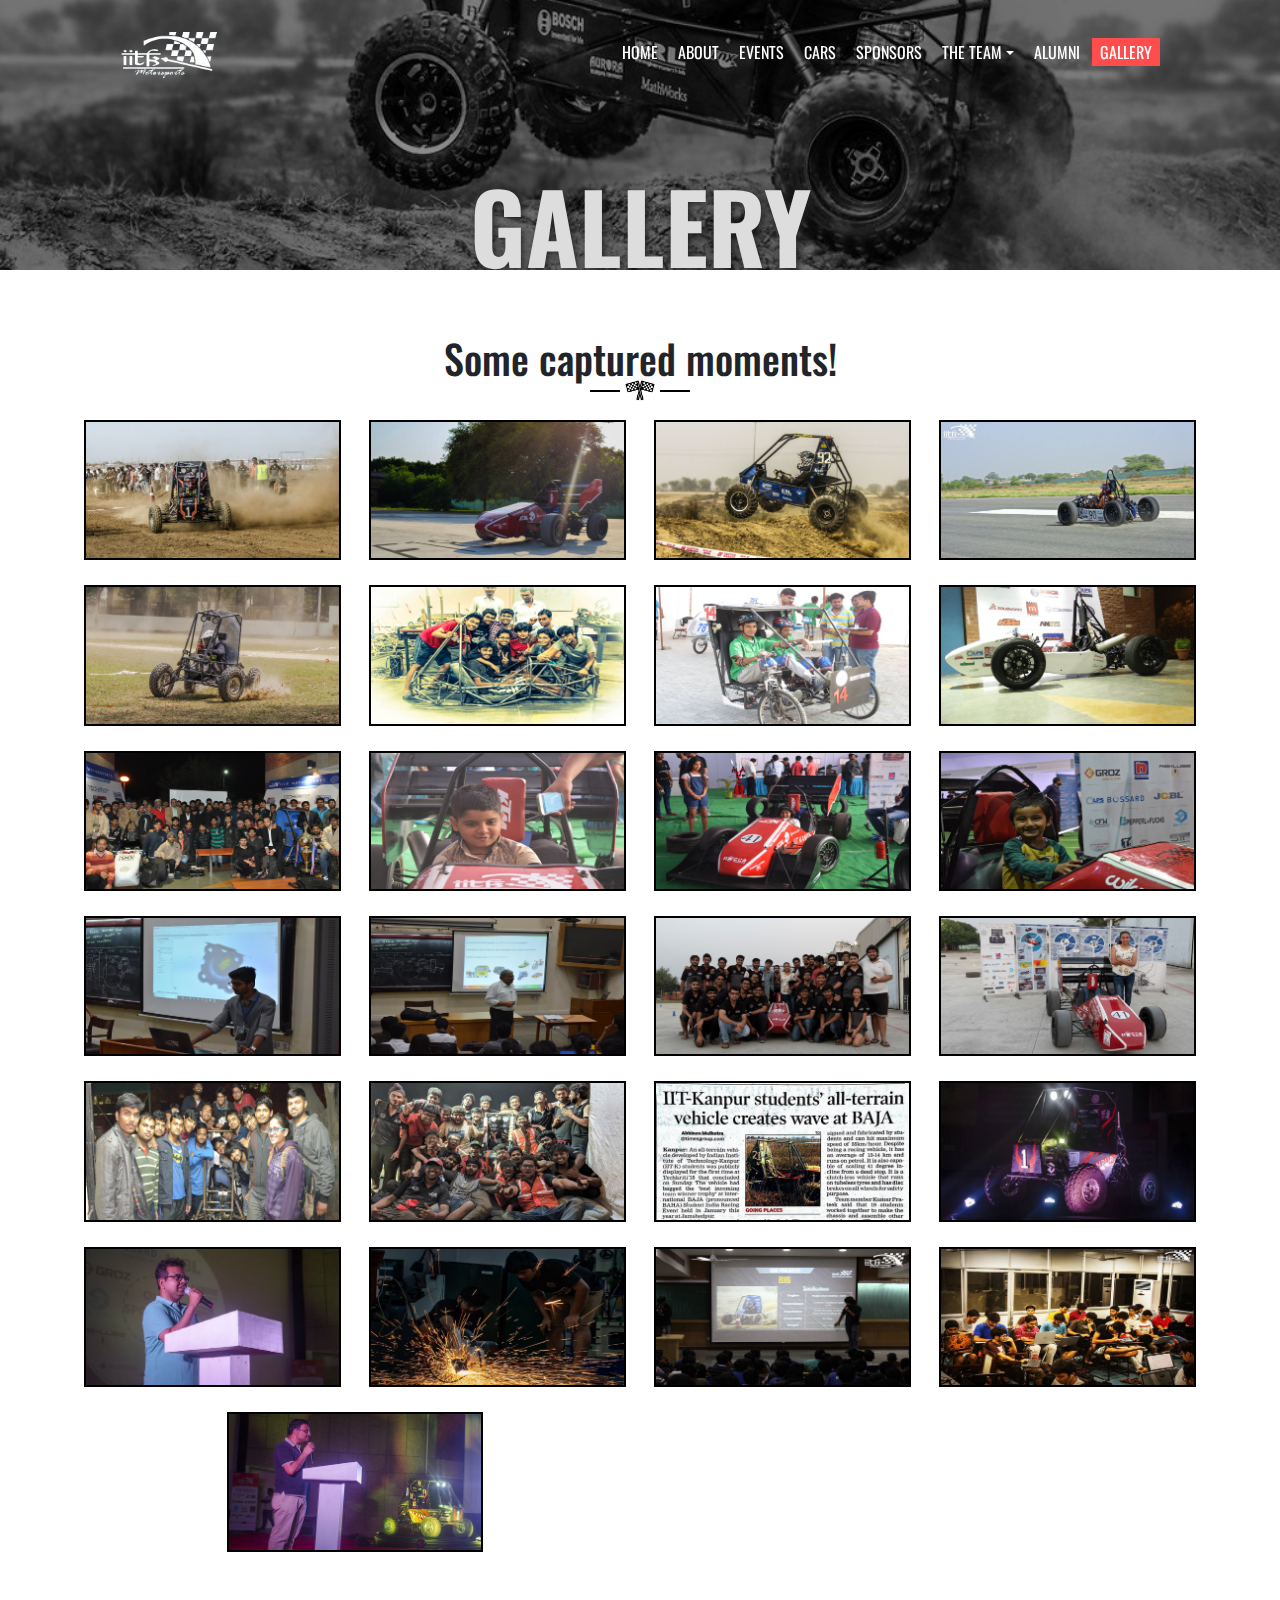
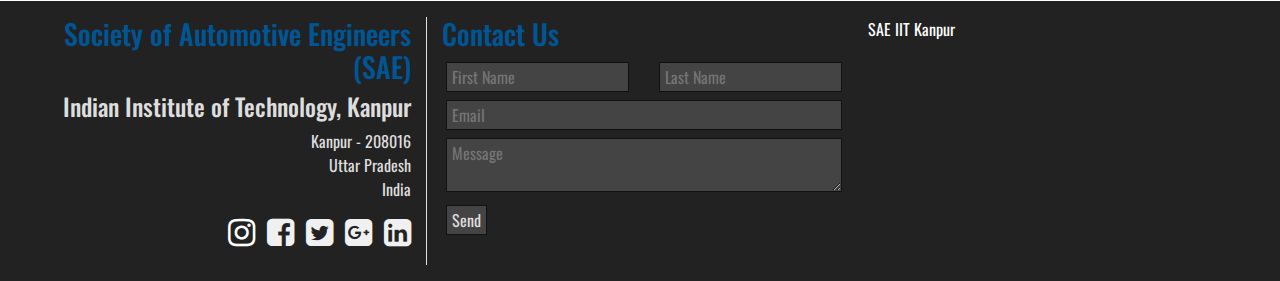
<file: gallery.html>
﻿<!DOCTYPE html>
<html lang="en">

<head>
    <meta charset="UTF-8">
    <meta http-equiv="X-UA-Compatible" content="ie=edge">
    <meta name="viewport" content="width=device-width, initial-scale=1.0">
    <meta name="description"
        content="IIT Kanpur Motorsports is a student run organization at one of the premier technical institutes of the country, Indian Institute of Technology, Kanpur. We are a team of highly motivated, enthusiastic, passionate and dedicated students who work towards the ultimate goal of building a ‘Racecar’." />
    <meta name="keywords" content="SAE IITK, IITKMS, IIT, IITK, Motorsports, Society of Automotive Enginners" />
    <meta name="author" content="IITK MS" />
    <title>SAE IIT Kanpur</title>

    <!-- Facebook and Twitter integration -->
    <meta property="og:title" content="IIT Kanpur Motorsports" />
    <meta property="og:image" content="" />
    <meta property="og:url" content="https://iitkms.in" />
    <meta property="og:site_name" content="IIT Kanpur Motorsports" />
    <meta property="og:description"
        content="IIT Kanpur Motorsports is a student run organization at one of the premier technical institutes of the country, Indian Institute of Technology, Kanpur. We are a team of highly motivated, enthusiastic, passionate and dedicated students who work towards the ultimate goal of building a ‘Racecar’." />
    <meta name="twitter:title" content="IIT Kanpur Motorsports" />
    <meta name="twitter:image" content="" />
    <meta name="twitter:url" content="https://iitkms.in" />
    <meta name="twitter:card"
        content="IIT Kanpur Motorsports is a student run organization at one of the premier technical institutes of the country, Indian Institute of Technology, Kanpur. We are a team of highly motivated, enthusiastic, passionate and dedicated students who work towards the ultimate goal of building a ‘Racecar’." />

    <link rel="stylesheet" type='text/css' href="styles/bootstrap.min.css">
    <link rel="stylesheet" type='text/css' href="styles/style.css">
    <link rel="stylesheet" type='text/css' href="styles/animate.css">
    <link rel="stylesheet" type='text/css' href="styles/font-awesome.min.css">
    <link rel='stylesheet' type='text/css' href='styles/simplelightbox.css'>
    <link rel="icon" href="./assets/iitkmsnewlogo.png">

<div id="fb-root"></div>
<script async defer crossorigin="anonymous" src="https://connect.facebook.net/en_GB/sdk.js#xfbml=1&version=v4.0"></script>
</head>

<body>
    <!-- Preloader -->
    <div id="preloader">
        <div class="container">
            <div class="image">
                <svg class="lds-gear-set" width="100%" height="100%" xmlns="http://www.w3.org/2000/svg"
                    xmlns:xlink="http://www.w3.org/1999/xlink" viewBox="0 0 100 100" preserveAspectRatio="xMidYMid">
                    <g transform="translate(50 50)">
                        <g transform="translate(-17 -17) scale(0.5)">
                            <g>
                                <animateTransform attributeName="transform" type="rotate" values="0;360" keyTimes="0;1"
                                    dur="1.7s" begin="0s" repeatCount="indefinite"></animateTransform>
                                <path
                                    d="M39.382737335030434 -7 L49.382737335030434 -7 L49.382737335030434 7 L39.382737335030434 7 A40 40 0 0 1 32.79754809959448 22.89805316298281 L32.79754809959448 22.89805316298281 L39.868615911459955 29.969120974848284 L29.969120974848284 39.86861591145995 L22.89805316298281 32.79754809959447 A40 40 0 0 1 7.000000000000006 39.382737335030434 L7.000000000000006 39.382737335030434 L7.000000000000007 49.382737335030434 L-7.000000000000001 49.382737335030434 L-7.000000000000002 39.382737335030434 A40 40 0 0 1 -22.898053162982805 32.79754809959448 L-22.898053162982805 32.79754809959448 L-29.96912097484828 39.868615911459955 L-39.86861591145995 29.969120974848284 L-32.79754809959447 22.89805316298281 A40 40 0 0 1 -39.382737335030434 7.000000000000009 L-39.382737335030434 7.000000000000009 L-49.382737335030434 7.00000000000001 L-49.382737335030434 -6.999999999999999 L-39.382737335030434 -7 A40 40 0 0 1 -32.79754809959448 -22.898053162982798 L-32.79754809959448 -22.898053162982798 L-39.868615911459955 -29.96912097484827 L-29.969120974848305 -39.86861591145994 L-22.898053162982826 -32.797548099594465 A40 40 0 0 1 -6.999999999999994 -39.382737335030434 L-6.999999999999994 -39.382737335030434 L-6.999999999999996 -49.382737335030434 L6.999999999999978 -49.38273733503044 L6.99999999999998 -39.38273733503044 A40 40 0 0 1 22.898053162982812 -32.79754809959447 L22.898053162982812 -32.79754809959447 L29.969120974848288 -39.86861591145995 L39.86861591145994 -29.969120974848302 L32.797548099594465 -22.898053162982826 A40 40 0 0 1 39.382737335030434 -6.9999999999999964 M0 -23A23 23 0 1 0 0 23 A23 23 0 1 0 0 -23"
                                    fill="#ff4d4d"></path>
                            </g>
                        </g>
                        <g transform="translate(0 22) scale(0.4)">
                            <g>
                                <animateTransform attributeName="transform" type="rotate" values="360;0" keyTimes="0;1"
                                    dur="1.7s" begin="-0.10625s" repeatCount="indefinite"></animateTransform>
                                <path
                                    d="M39.382737335030434 -7 L49.382737335030434 -7 L49.382737335030434 7 L39.382737335030434 7 A40 40 0 0 1 32.79754809959448 22.89805316298281 L32.79754809959448 22.89805316298281 L39.868615911459955 29.969120974848284 L29.969120974848284 39.86861591145995 L22.89805316298281 32.79754809959447 A40 40 0 0 1 7.000000000000006 39.382737335030434 L7.000000000000006 39.382737335030434 L7.000000000000007 49.382737335030434 L-7.000000000000001 49.382737335030434 L-7.000000000000002 39.382737335030434 A40 40 0 0 1 -22.898053162982805 32.79754809959448 L-22.898053162982805 32.79754809959448 L-29.96912097484828 39.868615911459955 L-39.86861591145995 29.969120974848284 L-32.79754809959447 22.89805316298281 A40 40 0 0 1 -39.382737335030434 7.000000000000009 L-39.382737335030434 7.000000000000009 L-49.382737335030434 7.00000000000001 L-49.382737335030434 -6.999999999999999 L-39.382737335030434 -7 A40 40 0 0 1 -32.79754809959448 -22.898053162982798 L-32.79754809959448 -22.898053162982798 L-39.868615911459955 -29.96912097484827 L-29.969120974848305 -39.86861591145994 L-22.898053162982826 -32.797548099594465 A40 40 0 0 1 -6.999999999999994 -39.382737335030434 L-6.999999999999994 -39.382737335030434 L-6.999999999999996 -49.382737335030434 L6.999999999999978 -49.38273733503044 L6.99999999999998 -39.38273733503044 A40 40 0 0 1 22.898053162982812 -32.79754809959447 L22.898053162982812 -32.79754809959447 L29.969120974848288 -39.86861591145995 L39.86861591145994 -29.969120974848302 L32.797548099594465 -22.898053162982826 A40 40 0 0 1 39.382737335030434 -6.9999999999999964 M0 -23A23 23 0 1 0 0 23 A23 23 0 1 0 0 -23"
                                    fill="#f0f0f0"></path>
                            </g>
                        </g>
                        <g transform="translate(28 4) scale(0.3)">
                            <g>
                                <animateTransform attributeName="transform" type="rotate" values="0;360" keyTimes="0;1"
                                    dur="1.7s" begin="-0.10625s" repeatCount="indefinite"></animateTransform>
                                <path
                                    d="M39.382737335030434 -7 L49.382737335030434 -7 L49.382737335030434 7 L39.382737335030434 7 A40 40 0 0 1 32.79754809959448 22.89805316298281 L32.79754809959448 22.89805316298281 L39.868615911459955 29.969120974848284 L29.969120974848284 39.86861591145995 L22.89805316298281 32.79754809959447 A40 40 0 0 1 7.000000000000006 39.382737335030434 L7.000000000000006 39.382737335030434 L7.000000000000007 49.382737335030434 L-7.000000000000001 49.382737335030434 L-7.000000000000002 39.382737335030434 A40 40 0 0 1 -22.898053162982805 32.79754809959448 L-22.898053162982805 32.79754809959448 L-29.96912097484828 39.868615911459955 L-39.86861591145995 29.969120974848284 L-32.79754809959447 22.89805316298281 A40 40 0 0 1 -39.382737335030434 7.000000000000009 L-39.382737335030434 7.000000000000009 L-49.382737335030434 7.00000000000001 L-49.382737335030434 -6.999999999999999 L-39.382737335030434 -7 A40 40 0 0 1 -32.79754809959448 -22.898053162982798 L-32.79754809959448 -22.898053162982798 L-39.868615911459955 -29.96912097484827 L-29.969120974848305 -39.86861591145994 L-22.898053162982826 -32.797548099594465 A40 40 0 0 1 -6.999999999999994 -39.382737335030434 L-6.999999999999994 -39.382737335030434 L-6.999999999999996 -49.382737335030434 L6.999999999999978 -49.38273733503044 L6.99999999999998 -39.38273733503044 A40 40 0 0 1 22.898053162982812 -32.79754809959447 L22.898053162982812 -32.79754809959447 L29.969120974848288 -39.86861591145995 L39.86861591145994 -29.969120974848302 L32.797548099594465 -22.898053162982826 A40 40 0 0 1 39.382737335030434 -6.9999999999999964 M0 -23A23 23 0 1 0 0 23 A23 23 0 1 0 0 -23"
                                    fill="#18dcff"></path>
                            </g>
                        </g>
                    </g>
                </svg>
            </div>
            <div class="text">
                <p>LOADING...</p>
            </div>
        </div>
    </div>

    <!-- Navbar-xs-->
    <div id="nav-row-xs">
        <div class="logo-wrapper">
            <a href="index.html"><img src="./assets/favicon.png" alt="Logo"></a>
        </div>
        <div class="toggle-btn">
            <button onclick="toggleNav()">
                <i class="fa fa-bars" aria-hidden="true"></i>
            </button>
        </div>
    </div>

    <!-- Main Navbar -->
    <section id="navbar" class="">
        <div class="nav-container">
            <div class="nav-row">
                <div class="navToggle">
                    <button onclick="toggleNav()">X</button>
                </div>
                <div class="logo-wrapper">
                    <a href="index.html"><img src="./assets/favicon.png" alt="Logo"></a>
                </div>
                <div class="menu-wrapper">
                    <ul class="menu m-0">
                        <li class="">
                            <a href="index.html">HOME</a>
                        </li>
                        <li class="">
                            <a href="index.html#about">ABOUT</a>
                        </li>
                        <li class="">
                            <a href="events.html">EVENTS</a>
                        </li>          
                        <li class="">
                            <a href="B19.html">CARS</a>
                        </li>              
			<li class="">
                            <a href="sponsors.html">SPONSORS</a>
                        </li>
                        <li class="dropdown-wrapper dt1 ">
                            <a class="dropdown-toggle">THE TEAM</a>
                            <ul class="dropdown dc1">
                                <li>
                                    <a href="members18.html">Team'18</a>
                                </li>
                                <hr class="li-seperator">
                                <li><a href="members19.html">Team'19</a></li>
				<hr class="li-seperator">
                                <li><a href="members20.html">Team'20</a></li>
                            </ul>
                        </li>
                        <li class="">
                            <a href="alumni.html">ALUMNI</a>
                        </li>
                        <li class="m-0 active">
                            <a href="gallery.html">GALLERY</a>
                        </li>
                    </ul>
                </div>
            </div>
        </div>
    </section>

    <!-- Home -->
    <section id="main-section">
        <div class="title-wrapper">
            <div class="font-ow title">GALLERY</div>
        </div>
    </section>

    <section id="gallery" class="p-3   bg-#e5e5e5">
        <div class="container pt-5">
            <div class="row text-center">
                <div class="col section-heading">
                    <h1>Some captured moments!</h1>
                    <div class="below">
                        <img src="assets/cross_flags.png">
                    </div>
                </div>
            </div>
            <div class="row text-center">
                <div class="col font-rw font-1_1">
                    <div class="d-flex justify-content-center gallery row">
                        <div class="col-12 col-md-6 col-lg-3 g-pic">
                            <a href="assets/gallery/pic1.jpg"><img src="assets/gallery/pic1 - Copy.jpg" alt="" /></a>
                        </div>
                        <div class="col-12 col-md-6 col-lg-3 g-pic">
                            <a href="assets/gallery/pic2.jpg"><img src="assets/gallery/pic2 - Copy.jpg" alt="" /></a>
                        </div>
                        <div class="col-12 col-md-6 col-lg-3 g-pic">
                            <a href="assets/gallery/pic3.jpg"><img src="assets/gallery/pic3.jpg" alt="" /></a>
                        </div>
                        <div class="col-12 col-md-6 col-lg-3 g-pic">
                            <a href="assets/gallery/pic4.jpg"><img src="assets/gallery/pic4 - Copy.jpg" alt="" /></a>
                        </div>
                        <div class="col-12 col-md-6 col-lg-3 g-pic">
                            <a href="assets/gallery/pic5.jpg"><img src="assets/gallery/pic5 - Copy.jpg" alt="" /></a>
                        </div>
                        <div class="col-12 col-md-6 col-lg-3 g-pic">
                            <a href="assets/gallery/pic6.jpg"><img src="assets/gallery/pic6 - Copy.jpg" alt="" /></a>
                        </div>
                        <div class="col-12 col-md-6 col-lg-3 g-pic">
                            <a href="assets/gallery/pic7.jpg"><img src="assets/gallery/pic7 - Copy.jpg" alt="" /></a>
                        </div>
                        <div class="col-12 col-md-6 col-lg-3 g-pic">
                            <a href="assets/gallery/pic8.jpg"><img src="assets/gallery/pic8.jpg" alt="" /></a>
                        </div>
                        <div class="col-12 col-md-6 col-lg-3 g-pic">
                            <a href="assets/gallery/pic9.jpg"><img src="assets/gallery/pic9 - Copy.jpg" alt="" /></a>
                        </div>
                        <div class="col-12 col-md-6 col-lg-3 g-pic">
                            <a href="assets/gallery/pic10.jpg"><img src="assets/gallery/pic10 - Copy.jpg" alt="" /></a>
                        </div>
                        <div class="col-12 col-md-6 col-lg-3 g-pic">
                            <a href="assets/gallery/pic11.jpg"><img src="assets/gallery/pic11 - Copy.jpg" alt="" /></a>
                        </div>
                        <div class="col-12 col-md-6 col-lg-3 g-pic">
                            <a href="assets/gallery/pic111.jpg"><img src="assets/gallery/pic111 - Copy.jpg" alt="" /></a>
                        </div>
                        <div class="col-12 col-md-6 col-lg-3 g-pic">
                            <a href="assets/gallery/pic12.jpg"><img src="assets/gallery/pic12 - Copy.jpg" alt="" /></a>
                        </div>
                        <div class="col-12 col-md-6 col-lg-3 g-pic">
                            <a href="assets/gallery/pic13.jpg"><img src="assets/gallery/pic13 - Copy.jpg" alt="" /></a>
                        </div>
                        <div class="col-12 col-md-6 col-lg-3 g-pic">
                            <a href="assets/gallery/pic14.jpg"><img src="assets/gallery/pic14 - Copy.jpg" alt="" /></a>
                        </div>
                        <div class="col-12 col-md-6 col-lg-3 g-pic">
                            <a href="assets/gallery/pic15.jpg"><img src="assets/gallery/pic15 - Copy.jpg" alt="" /></a>
                        </div>
                        <div class="col-12 col-md-6 col-lg-3 g-pic">
                            <a href="assets/gallery/pic16.jpg"><img src="assets/gallery/pic16 - Copy.jpg" alt="" /></a>
                        </div>
                        <div class="col-12 col-md-6 col-lg-3 g-pic">
                            <a href="assets/gallery/pic17.jpg"><img src="assets/gallery/pic17 - Copy.jpg" alt="" /></a>
                        </div>
                        <div class="col-12 col-md-6 col-lg-3 g-pic">
                            <a href="assets/gallery/pic18.jpg"><img src="assets/gallery/pic18 - Copy.jpg" alt="" /></a>
                        </div>
                        <div class="col-12 col-md-6 col-lg-3 g-pic">
                            <a href="assets/gallery/pic19.jpg"><img src="assets/gallery/pic19 - Copy.jpg" alt="" /></a>
                        </div>
                        <div class="col-12 col-md-6 col-lg-3 g-pic">
                            <a href="assets/gallery/pic20.jpg"><img src="assets/gallery/pic20 - Copy.jpg" alt="" /></a>
                        </div>
                        <div class="col-12 col-md-6 col-lg-3 g-pic">
                            <a href="assets/gallery/pic21.jpg"><img src="assets/gallery/pic21 - Copy.jpg" alt="" /></a>
                        </div>
                        <div class="col-12 col-md-6 col-lg-3 g-pic">
                            <a href="assets/gallery/pic23.jpg"><img src="assets/gallery/pic23 - Copy.jpg" alt="" /></a>
                        </div>
                        <div class="col-12 col-md-6 col-lg-3 g-pic">
                            <a href="assets/gallery/pic24.jpg"><img src="assets/gallery/pic24 - Copy.jpg" alt="" /></a>
                        </div>
                        <div class="col-12 col-md-6 col-lg-3 g-pic">
                            <a href="assets/gallery/pic25.jpg"><img src="assets/gallery/pic25 - Copy.jpg" alt="" /></a>
                        </div>
                      
			<div class="col-12 col-md-6 col-lg-3 g-pic">
			    <iframe width="256.5" height="140.36" src="https://www.youtube.com/embed/8xSa60V9X4c" frameborder="0" allow="accelerometer; autoplay; encrypted-media; gyroscope; picture-in-picture" allowfullscreen></iframe>
			</div>
			<div class="col-12 col-md-6 col-lg-3 g-pic">
				<iframe width="256.5" height="140.36" src="https://www.facebook.com/plugins/video.php?href=https%3A%2F%2Fwww.facebook.com%2FSAE.IITK%2Fvideos%2F1937393483038243%2F&show_text=0&width=560" width="560" height="315" style="border:none;overflow:hidden" scrolling="no" frameborder="0" allowTransparency="true" allowFullScreen="true"></iframe>
			</div>
                    </div>
                </div>
            </div>
        </div>
    </section>

    <footer>
        <div class="p-3 ">
            <div class="row text-center text-lg-left">
                <div class="col-lg-4 text-lg-right border-right">
                    <h3 style="Color:#005695;">Society of Automotive Engineers (SAE)</h3>
                    <h4>Indian Institute of Technology, Kanpur</h4>
                    <p>
                        Kanpur - 208016
                        <br>
                        Uttar Pradesh
                        <br>
                        India
                    </p>
                    <ul class="list-unstyled list-inline text-white">
                         <li class="list-inline-item">
                            <a target="_blank" href="https://www.instagram.com/iitkms/">
                                <i class="fa fa-instagram fa-2x" aria-hidden="true"></i>
                            </a>
                        </li>
                        <li class="list-inline-item">
                            <a class="font-white" target="_blank" href="https://www.facebook.com/SAE.IITK">
                                <i class="fa fa-facebook-square fa-2x" aria-hidden="true"></i>

                            </a>
                        </li>
                        <li class="list-inline-item">
                            <a class="font-white" target="_blank" href="https://twitter.com/IITKMotorsports">
                                <i class="fa fa-twitter-square fa-2x" aria-hidden="true"></i>

                            </a>
                        </li>
                        <li class="list-inline-item">
                            <a class="font-white" target="_blank"
                                href="https://plus.google.com/u/0/116448649617376276402">
                                <i class="fa fa-google-plus-square fa-2x" aria-hidden="true"></i>

                            </a>
                        </li>
                        <li class="list-inline-item">
                            <a class="font-white" target="_blank"
                                href="https://www.linkedin.com/groups/4024304/profile">
                                <i class="fa fa-linkedin-square fa-2x" aria-hidden="true"></i>

                            </a>
                        </li>
                    </ul>
                    <hr class="hr-red d-lg-none">
                </div>

                <div class="col-lg-4">
                    <h3 style="Color:#005695;">Contact Us</h3>
                    <form action="https://formspree.io/pr.iitkms@gmail.com" class="contact-form container my_form"
                        method="POST">
                        <div class="row">
                            <div class="col-12 col-lg-6">
                                <input class="bg-dark form-input w-100 m-1 ml-0" id="first_name" name="First_name"
                                    placeholder="First Name" type="text">
                            </div>
                            <div class=" col-12 col-lg-6">
                                <input class="bg-dark form-input w-100 m-1 ml-0" id="last_name" name="Last_name"
                                    placeholder="Last Name" type="text">
                            </div>
                        </div>
                        <input class="bg-dark form-input w-100 m-1 ml-0" id="email" name="email-id" placeholder="Email"
                            type="email">

                        <textarea class="bg-dark form-input w-100 m-1 ml-0" id="message" name="message"
                            placeholder="Message" type="text"></textarea>
                        <input class="bg-dark form-input m-1 ml-0" type="submit" value="Send">
                    </form>
                    <hr class="hr-red d-lg-none">
                </div>
                <div class="col-lg-4">

                    
			
<div class="fb-page" data-href="https://www.facebook.com/SAE.IITK/" data-tabs="timeline" data-width="340px" data-height="300px" data-small-header="false" data-adapt-container-width="true" data-hide-cover="false" data-show-facepile="true"><blockquote cite="https://www.facebook.com/SAE.IITK/" class="fb-xfbml-parse-ignore"><a href="https://www.facebook.com/SAE.IITK/">SAE IIT Kanpur</a></blockquote></div>

                    <!-- <iframe width="600" height="450" frameborder="0" style="border:0" src="https://www.google.com/maps/embed/v1/search?q=SAE%20IIT%20Kanpur%2C%20Sixth%20Avenue%2C%20Kalyanpur%2C%20Kanpur%2C%20Uttar%20Pradesh%2C%20India&key=AIzaSyDPEFC1E9_nSGLSgRHaCm4AP-5DCPYDRxY" allowfullscreen></iframe>  -->
                </div>
            </div>
        </div>
    </footer>

    <script src="scripts/script.js"></script>
    <script src="https://ajax.googleapis.com/ajax/libs/jquery/2.2.4/jquery.min.js"></script>
    <script type="text/javascript" src="scripts/simple-lightbox.min.js"></script>

    <script>
        $(function () {
            var $gallery = $('.gallery a').simpleLightbox();
        });
    </script>
</body>

</html>
</file>
<file: styles/style.css>
/* Table of Contents */
/* 1. Pre page Loader */
/* 2. Imports */
/* 3. Universal */
/* 4. Navbar */
/* 5. Side Navbar */




/* Imports */
@import url('./fonts.css');

/* Universal */
html {
    scroll-behavior: smooth;
}

body {
    margin: 0;
    padding: 0;
    font-family: 'Oswald', sans-serif;
    max-width: 100vw;

    overflow-x: hidden;
}



body a {
    color: #fff;
    text-decoration: none;
}

body a:hover {
    color: #fff;
    text-decoration: none;
}

#preloader {
    position: fixed;
    min-width: 100vw;
    min-height: 100vh;
    background-color: #111111;
    z-index: 999;
}

#preloader .container {
    max-width: 200px;
    max-height: 200px;
    margin-top: calc(50vh - 150px);
    color: #f0f0f0;
    text-align: center;
    font-size: 25px;
    font-weight: 500;
}

.font-1 {
    font-size: 1em;
}

.font-1_1 {
    font-size: 1.1em;
}

.font-1_2 {
    font-size: 1.2em;
}

.font-1_3 {
    font-size: 1.3em;
}

.font-1_4 {
    font-size: 1.4em;
}
.font-1_5 {
    font-size: 1.1em;				/*to make responsive sponsors page, changed it as the screen changes*/
}

.mh-100vh {
    min-height: 100vh;
}

.section-heading .below {
    position: relative;
    <!---display: inline-block;-->
    margin: 10px auto;
}

.section-heading .below::before,
.section-heading .below::after {
    content: '';
    position: absolute;
    margin-left: -15px;
    min-width: 30px;
    min-height: 2px;
    background: black;
}

.section-heading .below img {
    width: 30px;
    position: relative;
    top: -15px;
    margin: 0 20px;
}

.b-red {
    border: red 2px solid;
}

.font-rw {
    font-family: 'Raleway', sans-serif;
}

.font-vk {
    font-family: 'Vollkorn', serif;
}

.font-ow {
    font-family: 'Oswald', sans-serif;
}

.font-eh {
    font-family: 'EliteHacker', sans-serif;
}

.font-np {
    font-family: 'NewPressEroded', sans-serif;
}

.font-white {
    color: #f0f0f0;
}

.font-black {
    color: #111111;
}

.font-blue {
    color: #18dcff;
}

.font-red {
    color: #ff4d4d;
}

.font-green {
    color: #32ff7e;
}

.font-navyblue {
    color: #005695;
}

/* Navbar */
#navbar {
    margin: 0;
    position: fixed;
    z-index: 100;
    width: 100%;
    vertical-align: middle;
    padding: 20px 60px;
    color: white;
}

#navbar .navToggle {
    display: none;
}

#navbar .nav-row {
    margin: 0;
    width: 100%;
    padding: 10px 60px;
}

#navbar .logo-wrapper {
    width: 30%;
    float: left;
}

#navbar .logo-wrapper img {
    max-height: 50px;
}

#navbar .menu-wrapper {
    width: 70%;
    float: right;
    text-align: right;
    padding: 8px 0px;
}

#navbar .menu .active {
    background-color: #ff4d4d;
}

#navbar .menu li {
    padding: 2px 8px;
    display: inline-block;
}

#navbar .menu li:hover {
    background-color: #ff4d4d;
}

#nav-row-xs {
    display: none;
    max-width: 0px;
}

.dropdown {
    max-height : 200px !important;
    box-shadow: 0px 8px 16px 0px rgba(0, 0, 0, 0.2);
    border-top: 4px #ff4d4d solid;
    background-color: white;
    position: absolute;
    overflow: hidden;
    transition: all 300ms ease-in-out !important;
    max-height: 0px;
    box-sizing: border-box !important;
    text-align: left !important;
    padding: 2px 7px;
    opacity: 0;
    margin-top: 5px;
    margin-left: -8px;
}

.dropdown li {
    margin-left: 0px;
    display: block !important;
    padding: 10px 20px;

}
.dropdown li a {
    color: #222;
}
.dropdown li:hover {
    color: #ff4d4d;
    background-color: white !important;
}

.li-seperator {
    margin: 0;
    padding: 0;
}

.dt1:hover .dc1 {
    height : 200px !important;
    max-height: 125px !important;
    opacity: 100;
}

.min-height-100 {
    min-height: 100vh;
}

.bg-dark {
    background-color: #444 !important;
    color: #ddd !important;
}

.border-bot-red {
    border-bottom: #ff4d4d 2px dashed;
}

.hr-red {
    background-color: #ff4d4d;
}

.w-45 {
    width: 45%;
}

/*Side Navbar*/
#mySidenav a {

  display:block;
  position: fixed;
  
  
  transition: 0.3s;
  padding: -5px;
 height:;
  
  text-decoration: none;
  font-size: 20px;
  color: black;
  border-radius: 0 5px 5px 0;
}

#mySidenav a:hover {
  left:0;
}

#mySidenav .formulasaeelectric {
left: -117px;
  top: 200px;

 background-color:white;
	width: 238px;
}

#mySidenav .formulasaecombustion {
left: -90px;
  top: 260px;
<!--background-color: #ff4d4d;-->
width: 211px;

 background-color: white;
}

#mySidenav .baja1 {
left: -35px;
  top: 320px;

 background-color: white;
width: 156px;
}

#mySidenav .shelleco1 {
left: -65px;
  top: 380px;
 background-color: white;
width: 186px;
}
#mySidenav .Efficycle1 {
left: -70px;
  top: 440px;
 background-color:white;
width: 191px;
}
/*Right Side navbar*/
#mySidenav1 a {

  display:block;
  position: absolute;
  left: 93%;
  
  padding: 12px;
  width: 50px;
  text-decoration: none;
  font-size: 20px;
  color: black;
  border-radius: 0 0 0 0;
}



#mySidenav1 .formula13 {
  top: 145%;
 background-color:red;
}

#mySidenav1 .formula16 {
  top: 154%;
 background-color:yellow;
}

#mySidenav1 .formula18 {
  top: 163%;
 background-color:green;
  
}
#mySidenav1 .baja15 {
  top: 277%;
 background-color:red;
}
#mySidenav1 .baja16 {
  top: 286%;
 background-color:yellow;
}
#mySidenav1 .baja19 {
  top: 295%;
 background-color:green;
}
#mySidenav2 a {
  display:block;
  position: absolute;
  left: 89%;
  
  padding: 12px;
  width: 100px;
  text-decoration: none;
  font-size: 20px;
  color: black;
  border-radius: 0 0 0 0;
}
#mySidenav2 .efficycle {
  top: 503%;
  background-color: yellow;
}



/* Home */
#home {
    background-image: url("../assets/bg.jpg");
    background-attachment: fixed;
    background-repeat: no-repeat;
    background-size: 100vw auto;
    background-position: 0px -200px;
    min-height: 100vh;
    background-color:transparent;
}

#home .container {
    min-height: 100vh;
    margin-left: 0;
    margin-right: 0;
    padding: 0;
    max-width: 100%;
}

#home .title {
    padding-top: 200px;
}

#home .title .title-main {
    border-left: #ff4d4d 8px dashed;
}

#home .title .social-list a {
    font-size: 25px;
    color: #f0f0f0;
}

#home .title .social-list a:hover {
    font-size: 25px;
    color: #ff4d4d;
}

#home .title-main {
    font-family: Oswald, sans-serif;
    font-size: 100px;
    color: #fff;
    text-transform: uppercase;
    text-align: center;
    margin: 0;
    display: block;
    background: url(../assets/grunge6.jpg) no-repeat center center;
    background-size: cover;
    color: #fff;
    -webkit-text-fill-color: transparent;
    -webkit-background-clip: text;
    -moz-background-clip: text;
    background-clip: text;
}

#home h1 {
    font-size: 90px;
    font-weight: 600;
}

#home .font-eh {
    font-size: 90px;
    font-weight: 400;
    font-stretch: extra-expanded;
    font-kerning: auto;
}

footer {
    background: #222;
    color: #ddd;
}

.contact-form {
    margin: 0;
    padding: 0;
}

.form-input {
    border: #111 1px solid;
    padding: 2px 5px;
}

.form-input:active,
.form-input:focus {
    border: #ff4d4d 1px solid;
}

footer {
    background: #222;
    color: #ddd;
}

.contact-form {
    margin: 0;
    padding: 0;
}

.form-input {
    border: #111 1px solid;
    padding: 2px 5px;
}

.form-input:active,
.form-input:focus {
    border: #ff4d4d 1px solid;
}
/* Sponsors */
.spon-table {
    margin: 0 auto;
}
.spon-table th {
    padding: 5px 10px;
    background-color: #ff4d4d;
    color: white;
}
.spon-table td {
    padding: 5px 10px;
}
.spon-table td:first-child {
    background-color: #ff4d4d36;
}

/* Members */
.member img {
    width:200px;
	
    box-sizing: content-box; 
    border-radius : 5px 5px 5px 5px;	
    <!--border: black 3px solid;-->
    <!---box-shadow: 3px 3px #eb4646;-->
	
}
.member:hover img {
   opacity: .3;
  
}
.member middle {
  transition: .5s ease;
  opacity: 0;
  position: absolute;
  top: 40%;
  left: 38%;

  
}
.member:hover middle {
   opacity:1;
  
}

.member h3 {
    margin: 10px auto;
}
/* Gallery */
.g-pic {
    text-align: center;
    margin-bottom: 25px;
    padding: 0;
}
.g-pic img {
    max-width: 90%;
    border: 2px black solid;
    <!--box-shadow: 2px 2px 5px #111;-->
    border-radius: 1px;
    margin: 0;
}
.g-pic img:hover {
    -webkit-filter: grayscale(100%);
    filter: grayscale(100%);
}

/* main title section */
#main-section {
    text-align: center;
    background: url("../assets/pic1.jpg");
    background-size: 100vw;
    background-position: 0 -300px;
    background-attachment: fixed;
    height: 30vh;
    width: 100w;
}

#main-section .title-wrapper {
    height: 30vh;
    overflow: hidden;
    position: relative;
    text-align: center;
}

#main-section .title {
    padding: 0;
    margin: 0 auto;
    width: 100vw;
    font-weight: 700;
    position: absolute;
    font-size: 6em;
    bottom: -0.28em;
    text-align: center;
    color: #ddd;
    text-shadow: 2px 2px 8px #222;
}

/* Timeline */
.timeline {
    padding: 0px 5%;
}

.timeline-item {
    display: flex;
    align-items: flex-start;
}

.timeline-item>div {
    flex: 1;
    padding: 20px 40px;
}

.timeline-item>div:last-child {
    text-align: left;
    padding-bottom: 40px !important;
}

.timeline-item:nth-child(odd)>div:first-child {
    text-align: right;
    position: relative;
}

.timeline-item:nth-child(odd)>div:first-child::after {
    right: -11px;
}

.timeline-item:nth-child(odd)>div:last-child {
    text-align: left;
    border-left: 2px solid #e0e0e0;
}

.timeline-item:nth-child(odd) .timeline-content>h2 {
    text-align: left !important;
}

.timeline-item:nth-child(odd) .timeline-date>div {
    margin-right: 0px;
}

.timeline-item:nth-child(even)>div:first-child {
    order: 2;
    text-align: left;
    position: relative;
}

.timeline-item:nth-child(even)>div:first-child::after {
    left: -1px;
}

.timeline-item:nth-child(even)>div:last-child {
    order: 1;
    text-align: right;
    border-right: 2px solid #e0e0e0;
}

.timeline-item:nth-child(even) .timeline-date>div {
    margin-left: 0px;
}

.timeline-item:nth-child(even) .timeline-content>h2 {
    text-align: right !important;
}

.timeline-item>div:first-child::after {
    content: "";
    position: absolute;
    width: 10px;
    height: 10px;
    border-radius: 50%;
    background-color: #ff4d4d;
    top: 50%;
    transform: translate(-50%, -50%);
    box-shadow: 0 0 0 4px #ff4d4d7a;
}

.timeline-item .timeline-date>div {
    background-color: #ff4d4d;
    box-shadow: 0 0 0 4px #ff4d4d7a;
    border-radius: 50px;
    color: #ffffff;
    text-align: center;
    max-width: max-content;
    margin: auto;
    padding: 10px 20px;
}

.timeline-item .timeline-content .fa-icon {
    font-size: 80px;
}

.timeline-item .timeline-content>h2 {
    margin: 0px;
    font-size: 1.5em;
    font-weight: bold;
    color: #ff4d4d;
}

.timeline-item:not(:last-child) .timeline-content>.fa-icon {
    margin-bottom: 70px;
}

@media (max-width: 767px) {
    .timeline-item {
        flex-direction: column;
        border-left: 2px solid #e0e0e0;
    }

    .timeline-item>div {
        border-width: 0px !important;
        text-align: left !important;
        order: unset !important;
    }

    .timeline-item>div::after {
        left: 0% !important;
    }

    .timeline-item:nth-child(odd) .timeline-content>h2 {
        text-align: left !important;
    }

    .timeline-item:nth-child(even) .timeline-content>h2 {
        text-align: left !important;
    }
}


/* Resonsive Media Queries */
@media (max-width: 980px) {
    #nav-row-xs {
        display: block;
        width: 100%;
        max-width: 100%;
        margin: 0;
        position: fixed;
        top: 0;
        left: 0;
        z-index: 100;
        padding: 15px 5px 2px 15px;
    }

    #nav-row-xs .logo-wrapper {
        width: 80%;
        float: left;
        padding: 10px 10px;
    }

    #nav-row-xs .logo-wrapper img {
        max-height: 30px;
    }

    #nav-row-xs .toggle-btn {
        font-size: 25px;
        width: 20%;
        float: right;
        padding-top: 0px;
    }

    #nav-row-xs .toggle-btn button {
        padding: 2px 5px;
	color : #ff4d4d;
        border: none;
        background: none;
    }

    #nav-row-xs .toggle-btn button:hover {
        color: #ff4d4d;
    }

    #navbar {
        margin: 0;
        min-width: 240px;
        max-width: 250px;
        background-color: rgba(17, 17, 17, 0.9);
        min-height: 100vh;
        position: fixed;
        top: 0;
        right: -250px;
        z-index: 900;
        transition: all 300ms ease-in-out !important;
        color: white;
        padding: 0px 0px;
    }

    #navbar .nav-row {
        padding: 10px 20px;
    }

    #navbar .navToggle {
        font-weight: bold;
        display: block;

    }

    #navbar .navToggle button {
        background: none;
        border: #ff4d4d 2px solid;
        background-color: #ff4d4d;
        color: #111111;
    }

    #navbar .navToggle button:hover {
        background: none;
        color: #ff4d4d;
    }

    #navbar .menu {
        padding-left: 0;
    }

    #navbar .menu li {
        display: block;
    }

    #navbar .logo-wrapper {
        width: 100%;
        float: none;
        text-align: center;
    }

    #navbar .menu-wrapper {
        width: 100%;
        float: none;
        text-align: left;
    }

    .dropdown {
        box-shadow: none;
        padding-left: 10px;
        position: relative;
        overflow: hidden;
        transition: all 300ms ease-in-out;
        max-height: 0px;
        list-style: disc;
        background-color: rgba(0, 0, 0, 0.0);
    }

    .dropdown li {
        display: block;
        padding: 1px 20px;
    }

     #home {
        background-size: auto 100vh;
        background-position: calc(50vw - 0.41 * calc(100vh * calc(2048/1356)));
    }


    #home .title {
        padding-top: 100px;
    }

    #home .title .title-main {
        border-left: 0px;
    }

    #home .title-main h1 {
        font-size: 50px;
    }

    #main-section {
        background-size: auto 500px;
        background-position: 0px 0;

    }

    #main-section .title {
        font-size: 3.8em;
        bottom: -0.28em;
        
    }	
     #mySidenav {
	display:none;
    }

    #mySidenav1 {
	display:none;
    }
    #mySidenav2 {
	display : none;
    }
    .font-1_5 {
        font-size : 0.8em;
    }

}
@media (max-width: 450px) {
    #main-section {
        background-position: -250px -220px;
    }
    #mySidenav {
	display:none;
    }
    .formulasaeelectric{
	display:none;
    }
    #mySidenav1 {
	display:none;
    }
    #mySidenav2 {
	display : none;
    }
    .font-1_5 {
        font-size : 0.8em;
    }


}
@media (min-width: 1920px) {
#mySidenav {
	display:none;
    }
#mySidenav1  {
display:none;
}
#mySidenav2  {
display:none;
}
}
</file>
<file: styles/stylecars.css>
/* Table of Contents */
/* 1. Pre page Loader */
/* 2. Imports */
/* 3. Universal */
/* 4. Navbar */




/* Imports */
@import url('./fonts.css');

/* Universal */
html {
    scroll-behavior: smooth;
}

body {
    margin: 0;
    padding: 0;
    font-family: 'Oswald', sans-serif;
    max-width: 100vw;
    overflow-x:hidden;
}

body a {
    color: #fff;
    text-decoration: none;
}

body a:hover {
    color: #fff;
    text-decoration: none;
}

#preloader {
    position: fixed;
    min-width: 100vw;
    min-height: 100vh;
    background-color: #111111;
    z-index: 999;
}

#preloader .container {
    max-width: 200px;
    max-height: 200px;
    margin-top: calc(50vh - 150px);
    color: #f0f0f0;
    text-align: center;
    font-size: 25px;
    font-weight: 500;
}
.carimgpic{
 
}
.font-1 {
    font-size: 1em;
}

.font-1_1 {
    font-size: 1.1em;
}

.font-1_2 {
    font-size: 1.2em;
}

.font-1_3 {
    font-size: 1.3em;
}

.font-1_4 {
    font-size: 1.4em;
}
.font-1_5 {
    font-size: 1.1em;
}

.mh-100vh {
    min-height: 100vh;
}

.section-heading .below {
    position: relative;
    <!---display: inline-block;-->
    margin: 10px auto;
}

.section-heading .below::before,
.section-heading .below::after {
    content: '';
    position: absolute;
    margin-left: -15px;
    min-width: 30px;
    min-height: 2px;
    background: black;
}

.section-heading .below img {
    width: 30px;
    position: relative;
    top: -15px;
    margin: 0 20px;
}

.b-red {
    border: red 2px solid;
}

.font-rw {
    font-family: 'Raleway', sans-serif;
}

.font-vk {
    font-family: 'Vollkorn', serif;
}

.font-ow {
    font-family: 'Oswald', sans-serif;
}

.font-eh {
    font-family: 'EliteHacker', sans-serif;
}

.font-np {
    font-family: 'NewPressEroded', sans-serif;
}

.font-white {
    color: #f0f0f0;
}

.font-black {
    color: #111111;
}

.font-blue {
    color: #18dcff;
}

.font-red {
    color: #ff4d4d;
}

.font-green {
    color: #32ff7e;
}

.font-navyblue {
    color: #005695;
}

/* Navbar */
#navbar {
    margin: 0;
    position: fixed;
    z-index: 100;
    width: 100%;
    vertical-align: middle;
    padding: 20px 60px;
    color: whitef;
}

#navbar .navToggle {
    display: none;
}

#navbar .nav-row {
    margin: 0;
    width: 100%;
    padding: 10px 60px;
}

#navbar .logo-wrapper {
    width: 30%;
    float: left;
}

#navbar .logo-wrapper img {
    max-height: 50px;
}

#navbar .menu-wrapper {
    width: 70%;
    padding: 8px 0px;
}


#navbar .menu .active {
    background-color: #ff4d4d;
}

#navbar .menu li {
    padding: 8px 20px;
    display: inline-block;
}

#navbar .menu li:hover {
    background-color: #ff4d4d;
}

#nav-row-xs {
    display: none;
    max-width: 0px;
}

.dropdown {
    box-shadow: 0px 8px 16px 0px rgba(0, 0, 0, 0.2);
    border-top: 4px #ff4d4d solid;
    background-color: white;
    position: absolute;
    overflow: hidden;
    transition: all 300ms ease-in-out !important;
    max-height: 0px;
    box-sizing: border-box !important;
    text-align: left !important;
    padding: 2px 7px;
    opacity: 0;
    margin-top: 5px;
    margin-left: -8px;
}

.dropdown li {
    margin-left: 0px;
    display: block !important;
    padding: 10px 20px;

}
.dropdown li a {
    color: #222;
}
.dropdown li:hover {
    color: #ff4d4d;
    background-color: white !important;
}

.li-seperator {
    margin: 0;
    padding: 0;
}

.dt1:hover .dc1 {
    max-height: 100px;
    opacity: 100;
}

.min-height-100 {
    min-height: 100vh;
}

.bg-dark {
    background-color: #444 !important;
    color: #ddd !important;
}

.border-bot-red {
    border-bottom: #ff4d4d 2px dashed;
}

.hr-red {
    background-color: #ff4d4d;
}

.w-45 {
    width: 45%;
}
/* Cars */
#cars {

}
#cars .F13 {
    background-image: url("../assets/Formula13.jpg");
    background-attachment: fixed;
    background-repeat: no-repeat;
    background-size: 100vw auto;
    background-position: 0px -150px;
    min-height: 100vh;
    
}
#cars .F13_specs{
    font-size:1.1em;
    padding-top : 15%;
    margin-left : 70%;
}
#cars .F13_achievements{
    font-size : 1.1em;
    color : black;
    padding-top : 10%;
    margin-left : 10%;
}
#cars .F16 {
    background-image: url("../assets/gallery/pic8.jpg");
    background-attachment: fixed;
    background-repeat: no-repeat;
    background-size: 100vw auto;
    background-position: 0px 0px;
    min-height: 100vh;	
}
#cars .F16_specs{
    font-size:1.1em;
    padding-top:12%; 
    margin-left:75%;
}
#cars .F16_achievements{
    font-size:20px;
    padding-top:10%;
    margin-left:10%;
}
#cars .F18 {
    background-image: url("../assets/gallery/pic2.jpg");
    background-attachment: fixed;
    background-repeat: no-repeat;
    background-size: 100vw auto;
    background-position: 0px -200px;
    min-height: 100vh;
}
#cars .F18_specs{
    color : white;
    font-size:1.1em;
    padding-top:15%;
    margin-left:8.5%;
}
#cars .F18_achievements{
    font-size:20px;
    padding-top:5%;
    margin-left:8.5%;
}
#cars .B15 {
    background-image: url("../assets/B15cover.jpg");
    background-attachment: fixed;
    background-repeat: no-repeat;
    background-size: 100vw auto;
    background-position: 0px -300px;
    min-height: 100vh;
}
#cars .B15_specs{
    font-size:1.1em;
    padding-top:10%; 
    margin-left:75%;
}
#cars .B15_achievements{
    font-size:20px;
    padding-top:10%; 
    margin-left:75%;
}
#cars .B16 {
    background-image: url("../assets/gallery/pic3.jpg");
    background-attachment: fixed;
    background-repeat: no-repeat;
    background-size: 100vw auto;
    background-position: 0px 0px;
    min-height: 100vh;
}
#cars .B16_specs{
    color : black;
    font-size:1.1em;
    padding-top:12%;
    margin-left:8%;
}
#cars .B16_achievements{
    font-size:20px;
    padding-top:10%;
    margin-left:70%;
    color : white;
}
#cars .B19 {
    background-image: url("../assets/gallery/pic5.jpg");
    background-attachment: fixed;
    background-repeat: no-repeat;
    background-size: 100vw auto;
    background-position: 0px -100px;
    min-height: 100vh;
}
#cars .B19_specs{
    font-size:1.1em;
    padding-top:12%; 
    margin-left:75%;
}
#cars .B19_achievements{
    color : white;
    font-size:20px; 
    padding-top:9%; 
    margin-left:10%;
}

#cars .E15 {
    background-image: url("../assets/Efficycle15new2.jpg");
    background-attachment: fixed;
    background-repeat: no-repeat;
    background-size: 100vw auto;
    background-position: 0px 0px;
    min-height: 100vh;
}
#cars .E15_specs{
    font-size:1.1em;
    padding-top:12%; 
    margin-left:75%;
}
#cars .E15_achievements{
    font-size:20px; 
    padding-top:15%;
    margin-left:5%;
}
#cars .pragun {
    background-image: url("https://res.cloudinary.com/dzb7pc0ch/image/upload/v1569771860/pragun_jsq2ni.jpg");
    background-attachment: fixed;
    background-repeat: no-repeat;
    background-size: cover;
    background-position: 0px 0px;
    min-height: 100vh;
}

#cars .container {
    min-height: 100vh;
    margin-left: 0;
    margin-right: 0;
    padding: 0;
    max-width: 100%;
}



#cars h1 {
    font-size: 90px;
    font-weight: 600;
}

#cars .font-eh {
    font-size: 90px;
    font-weight: 400;
    font-stretch: extra-expanded;
    font-kerning: auto;
}

footer {
    background: #222;
    color: #ddd;
}

.contact-form {
    margin: 0;
    padding: 0;
}

.form-input {
    border: #111 1px solid;
    padding: 2px 5px;
}

.form-input:active,
.form-input:focus {
    border: #ff4d4d 1px solid;
}
/* Sponsors */
.spon-table {
    margin: 0 auto;
}
.spon-table th {
    padding: 5px 10px;
    background-color: #ff4d4d;
    color: white;
}
.spon-table td {
    padding: 5px 10px;
}
.spon-table td:first-child {
    background-color: #ff4d4d36;
}

/* Members */
.member img {
    width: 200px;
    box-sizing: content-box;
    border: black 3px solid;
    <!---box-shadow: 3px 3px #eb4646;-->
}
.member img:hover {
    filter: saturate(0%);
    -webkit-filter: saturate(0%);
}
.member h3 {
    margin: 10px auto;
}
/* Gallery */
.g-pic {
    text-align: center;
    margin-bottom: 25px;
    padding: 0;
}
.g-pic img {
    max-width: 90%;
    border: 2px black solid;
    <!--box-shadow: 2px 2px 5px #111;-->
    border-radius: 1px;
    margin: 0;
}
.g-pic img:hover {
    -webkit-filter: grayscale(100%);
    filter: grayscale(100%);
}

/* main title section */
#main-section {
    text-align: center;
    background: url("../assets/pic1.jpg");
    background-size: 100vw;
    background-position: 0 -300px;
    background-attachment: fixed;
    height: 30vh;
    width: 100w;
}

#main-section .title-wrapper {
    height: 30vh;
    overflow: hidden;
    position: relative;
    text-align: center;
}

#main-section .title {
    padding: 0;
    margin: 0 auto;
    width: 100vw;
    font-weight: 700;
    position: absolute;
    font-size: 6em;
    bottom: -0.28em;
    text-align: center;
    color: #ddd;
    text-shadow: 2px 2px 8px #222;
}

/* Timeline */
.timeline {
    padding: 0px 5%;
}

.timeline-item {
    display: flex;
    align-items: flex-start;
}

.timeline-item>div {
    flex: 1;
    padding: 20px 40px;
}

.timeline-item>div:last-child {
    text-align: left;
    padding-bottom: 40px !important;
}

.timeline-item:nth-child(odd)>div:first-child {
    text-align: right;
    position: relative;
}

.timeline-item:nth-child(odd)>div:first-child::after {
    right: -11px;
}

.timeline-item:nth-child(odd)>div:last-child {
    text-align: left;
    border-left: 2px solid #e0e0e0;
}

.timeline-item:nth-child(odd) .timeline-content>h2 {
    text-align: left !important;
}

.timeline-item:nth-child(odd) .timeline-date>div {
    margin-right: 0px;
}

.timeline-item:nth-child(even)>div:first-child {
    order: 2;
    text-align: left;
    position: relative;
}

.timeline-item:nth-child(even)>div:first-child::after {
    left: -1px;
}

.timeline-item:nth-child(even)>div:last-child {
    order: 1;
    text-align: right;
    border-right: 2px solid #e0e0e0;
}

.timeline-item:nth-child(even) .timeline-date>div {
    margin-left: 0px;
}

.timeline-item:nth-child(even) .timeline-content>h2 {
    text-align: right !important;
}

.timeline-item>div:first-child::after {
    content: "";
    position: absolute;
    width: 10px;
    height: 10px;
    border-radius: 50%;
    background-color: #ff4d4d;
    top: 50%;
    transform: translate(-50%, -50%);
    box-shadow: 0 0 0 4px #ff4d4d7a;
}

.timeline-item .timeline-date>div {
    background-color: #ff4d4d;
    box-shadow: 0 0 0 4px #ff4d4d7a;
    border-radius: 50px;
    color: #ffffff;
    text-align: center;
    max-width: max-content;
    margin: auto;
    padding: 10px 20px;
}

.timeline-item .timeline-content .fa-icon {
    font-size: 80px;
}

.timeline-item .timeline-content>h2 {
    margin: 0px;
    font-size: 1.5em;
    font-weight: bold;
    color: #ff4d4d;
}

.timeline-item:not(:last-child) .timeline-content>.fa-icon {
    margin-bottom: 70px;
}

@media (max-width: 767px) {
    .timeline-item {
        flex-direction: column;
        border-left: 2px solid #e0e0e0;
    }

    .timeline-item>div {
        border-width: 0px !important;
        text-align: left !important;
        order: unset !important;
    }

    .timeline-item>div::after {
        left: 0% !important;
    }

    .timeline-item:nth-child(odd) .timeline-content>h2 {
        text-align: left !important;
    }

    .timeline-item:nth-child(even) .timeline-content>h2 {
        text-align: left !important;
    }
	.Font-1_5{
	font-size : 0.7em;
    }
    #cars .F13_specs{
        font-size : 0.7em;
	padding-top : 20%;
        margin-left : 55%;
    }
    #cars .F13_achievements{

    padding-top : 15%;
    margin-left : 10%;
    }	
        #cars .E15_specs{
        font-size : 0.7em;
	padding-top : 15%;
        margin-left : 70%;
    }
    #cars .E15_achievements{

    padding-top : 20%;
    margin-left : 10%;
}
    #cars .B15_specs{
        font-size : 0.7em;
	padding-top : 15%;
        margin-left : 60%;
    }
    #cars .B15_achievements{

    font-size : 0.9em;
    padding-top : 15%;
    margin-left : 57%;
}
    #cars .F16_specs{
        font-size : 0.7em;
	padding-top:15%;
	margin-left:50%;
    }
    #cars .F16_achievements{
         
	 color : white;
	 padding-top:15%;
	 margin-left:5%;
}
    #cars .B16_specs{
        color : white;
        font-size : 0.7em;
	padding-top:20%;
	margin-left:10%;
    }
    #cars .B16_achievements{
         font-size : 1em;
         color : white;
	 padding-top:6%;
	 margin-left:10%;
}
    #cars .F18_specs{
        color : white;
        font-size : 0.8em;
	padding-top:15%;
	margin-left:10%;
    }
    #cars .F18_achievements{
         font-size : 0.9em;
         color : white;
	 padding-top:10%;
	 margin-left:10%;
}
    #cars .B19_specs{

        font-size : 0.8em;
	padding-top:15%;
	margin-left:10%;
    }
    #cars .B19_achievements{
         font-size : 0.9em;

	 padding-top:10%;
	 margin-left:10%;
}
    
}


/* Resonsive Media Queries */
@media (max-width: 980px) {
    #nav-row-xs {
        display: block;
        width: 100%;
        max-width: 100%;
        margin: 0;
        position: fixed;
        top: 0;
        left: 0;
        z-index: 100;
        padding: 15px 5px 2px 15px;
    }

    #nav-row-xs .logo-wrapper {
        width: 80%;
        float: left;
        padding: 10px 10px;
    }

    #nav-row-xs .logo-wrapper img {
        max-height: 30px;
    }

    #nav-row-xs .toggle-btn {
        font-size: 25px;
        width: 20%;
        float: right;
        padding-top: 0px;
    }

    #nav-row-xs .toggle-btn button {
        padding: 2px 5px;
	color: #ff4d4d;
        border: none;
        background: none;
    }

    #nav-row-xs .toggle-btn button:hover {
        color: #ff4d4d;
    }

    #navbar {
        margin: 0;
        min-width: 240px;
        max-width: 250px;
        background-color: rgba(17, 17, 17, 0.9);
        min-height: 100vh;
        position: fixed;
        top: 0;
        right: -250px;
        z-index: 900;
        transition: all 300ms ease-in-out !important;
        color: white;
        padding: 0px 0px;
    }

    #navbar .nav-row {
        padding: 10px 20px;
    }

    #navbar .navToggle {
        font-weight: bold;
        display: block;

    }

    #navbar .navToggle button {
        background: none;
        border: #ff4d4d 2px solid;
        background-color: #ff4d4d;
        color: #111111;
    }

    #navbar .navToggle button:hover {
        background: none;
        color: #ff4d4d;
    }

    #navbar .menu {
        padding-left: 0;
    }

    #navbar .menu li {
        display: block;
    }

    #navbar .logo-wrapper {
        width: 100%;
        float: none;
        text-align: center;
    }

    #navbar .menu-wrapper {
        width: 100%;
        float: none;
        text-align: left;
    }

    .dropdown {
        box-shadow: none;
        padding-left: 10px;
        position: relative;
        overflow: hidden;
        transition: all 300ms ease-in-out;
        max-height: 0px;
        list-style: disc;
        background-color: rgba(0, 0, 0, 0.0);
    }

    .dropdown li {
        display: block;
        padding: 1px 20px;
    }
	.Font-1_5{
	font-size : 0.7em;
    }

      #cars .F13 {
        background-size: auto 100vh;
        background-position:calc(40vw - 0.41 * calc(100vh * calc(960/720)));

    }
    
      #cars .E15 {
        background-size: auto 100vh;
        background-position:calc(35vw - 0.41 * calc(100vh * calc(1616/1073))) 0 ;
    }    
      #cars .B15 {
        background-size: auto 100vh;
        background-position:calc(42vw - 0.41 * calc(100vh * calc(950/709)));
    }  
      #cars .F16 {
	background-image: url("https://res.cloudinary.com/dzb7pc0ch/image/upload/v1569767710/F16_phonebg_sggsjx.jpg");
        background-size: auto 100vh;
        background-position: calc(50vw - 0.41 * calc(100vh * calc(1024/533))) 0;
    }  
      #cars .B16 {
        background-size: auto 100vh;
        background-position: calc(17vw - 0.41 * calc(100vh * calc(2048/1356))) 0;
    }   
      #cars .F18 {
        background-size: auto 100vh;
        background-position:  calc(41vw - 0.41 * calc(100vh * calc(2048/1356)));
    }   
      #cars .B19 {
        background-size: auto 100vh;
        background-position:calc(39vw - 0.41 * calc(100vh * calc(2048/1228)));
    }  
     #home {
        background-size: auto 100vh;
        background-position: calc(50vw - 0.41 * calc(100vh * calc(2048/1356)));
    }

    #home .title {
        padding-top: 100px;
    }

    #home .title .title-main {
        border-left: 0px;
    }

    #home .title-main h1 {
        font-size: 50px;
    }

    #main-section {
        background-size: auto 500px;
        background-position: 0px 0;
    }

    #main-section .title {
        font-size: 4em;
        bottom: -0.28em;
        
    }
}
@media (max-width: 450px) {
    #main-section {
        background-position: -250px -220px;
    }
    #cars .F13_specs{
        font-size : 0.7em;
	padding-top : 30%;
        margin-left : 55%;
    }
    #cars .F13_achievements{

    padding-top : 30%;
    margin-left : 10%;
}
    #cars .E15_specs{
        font-size : 0.7em;
	padding-top : 30%;
        margin-left : 55%;
    }
    #cars .E15_achievements{

    padding-top : 45%;
    margin-left : 10%;
}
    #cars .B15_specs{
        font-size : 0.7em;
	padding-top : 20%;
        margin-left : 52%;
    }
    #cars .B15_achievements{

    font-size : 0.9em;
    padding-top : 35%;
    margin-left : 10%;
}
    #cars .F16_specs{
        font-size : 0.7em;
	padding-top:25%;
	margin-left:60%;
    }
    #cars .F16_achievements{
         
         color : white;
	 padding-top:42%;
	 margin-left:5%;
}
    #cars .B16_specs{
        color : white;
        font-size : 0.7em;
	padding-top:20%;
	margin-left:10%;
    }
    #cars .B16_achievements{
         font-size : 1em;
         color : white;
	 padding-top:30%;
	 margin-left:10%;
}
    #cars .F18 {
	background-image: url("https://res.cloudinary.com/dzb7pc0ch/image/upload/v1569770390/F18phonebg_eimgrf.jpg");
        background-size: auto 100vh;
        background-position:  calc(53vw - 0.41 * calc(100vh * calc(960/640))) ;
}
    #cars .F18_specs{
        color : brown;
        font-size : 0.8em;
	padding-top:15%;
	margin-left:10%;
    }
    #cars .F18_achievements{
         font-size : 0.9em;
         color : white;
	 padding-top:40%;
	 margin-left:10%;
}
    #cars .B19_specs{

        font-size : 0.8em;
	padding-top:15%;
	margin-left:10%;
    }
    #cars .B19_achievements{
         font-size : 0.9em;

	 padding-top:40%;
	 margin-left:10%;
}

}
@media (max-width: 360px) {
   .carimgpic{
    width: 298px;
}
    #cars .B15_achievements{
    color : black;
    font-size : 0.9em;
    padding-top : 35%;
    margin-left : 10%;
}
    #cars .F16_specs{
        font-size : 0.7em;
	padding-top:25%;
	margin-left:40%;
    }
    #cars .F16_achievements{
         
	 font-size : 1em;
         color : white;
	 padding-top:57%;
	 margin-left:5%;
}
    #cars .F18_achievements{
         font-size : 0.9em;
         color : white;
	 padding-top:50%;
	 margin-left:10%;
}
}
@media (min-width: 1900px) {
	    #cars .F13_achievements{

    padding-top : 15%;
    margin-left : 10%;
}
	#cars .B15_achievements{

    padding-top : 19%;
  
}
	#cars .F16_achievements{
    padding-top : 17%;
}
	#cars .F18_achievements{

    padding-top : 10%;
  
}
	#cars .B19_achievements{

    padding-top : 13%;
  
}
}
</file>
<file: styles/simplelightbox.css>
body.hidden-scroll {
  overflow: hidden; }

.sl-overlay {
  position: fixed;
  left: 0;
  right: 0;
  top: 0;
  bottom: 0;
  background: #fff;
  opacity: 0.7;
  display: none;
  z-index: 1035; }

.sl-wrapper {
  z-index: 1040; }
  .sl-wrapper button {
    border: 0 none;
    background: transparent;
    font-size: 28px;
    padding: 0;
    cursor: pointer; }
    .sl-wrapper button:hover {
      opacity: 0.7; }
  .sl-wrapper .sl-close {
    display: none;
    position: fixed;
    right: 30px;
    top: 30px;
    z-index: 10060;
    margin-top: -14px;
    margin-right: -14px;
    height: 44px;
    width: 44px;
    line-height: 44px;
    font-family: Arial, Baskerville, monospace;
    color: #000;
    font-size: 3rem; }
    .sl-wrapper .sl-close:focus {
      outline: none; }
  .sl-wrapper .sl-counter {
    display: none;
    position: fixed;
    top: 30px;
    left: 30px;
    z-index: 1060;
    color: #000;
    font-size: 1rem; }
  .sl-wrapper .sl-navigation {
    width: 100%;
    display: none; }
    .sl-wrapper .sl-navigation button {
      position: fixed;
      top: 50%;
      margin-top: -22px;
      height: 44px;
      width: 22px;
      line-height: 44px;
      text-align: center;
      display: block;
      z-index: 10060;
      font-family: Arial, Baskerville, monospace;
      color: #000; }
      .sl-wrapper .sl-navigation button.sl-next {
        right: 5px;
        font-size: 2rem; }
      .sl-wrapper .sl-navigation button.sl-prev {
        left: 5px;
        font-size: 2rem; }
      .sl-wrapper .sl-navigation button:focus {
        outline: none; }
      @media (min-width: 35.5em) {
        .sl-wrapper .sl-navigation button {
          width: 44px; }
          .sl-wrapper .sl-navigation button.sl-next {
            right: 10px;
            font-size: 3rem; }
          .sl-wrapper .sl-navigation button.sl-prev {
            left: 10px;
            font-size: 3rem; } }
      @media (min-width: 50em) {
        .sl-wrapper .sl-navigation button {
          width: 44px; }
          .sl-wrapper .sl-navigation button.sl-next {
            right: 20px;
            font-size: 3rem; }
          .sl-wrapper .sl-navigation button.sl-prev {
            left: 20px;
            font-size: 3rem; } }
  .sl-wrapper .sl-image {
    position: fixed;
    -ms-touch-action: none;
    touch-action: none;
    z-index: 10000; }
    .sl-wrapper .sl-image img {
      margin: 0;
      padding: 0;
      display: block;
      border: 0 none;
      width: 100%;
      height: auto; }
      @media (min-width: 35.5em) {
        .sl-wrapper .sl-image img {
          border: 0 none; } }
      @media (min-width: 50em) {
        .sl-wrapper .sl-image img {
          border: 0 none; } }
    .sl-wrapper .sl-image iframe {
      background: #000;
      border: 0 none; }
      @media (min-width: 35.5em) {
        .sl-wrapper .sl-image iframe {
          border: 0 none; } }
      @media (min-width: 50em) {
        .sl-wrapper .sl-image iframe {
          border: 0 none; } }
    .sl-wrapper .sl-image .sl-caption {
      display: none;
      padding: 10px;
      color: #fff;
      background: rgba(0, 0, 0, 0.8);
      font-size: 1rem;
      position: absolute;
      bottom: 0;
      left: 0;
      right: 0; }
      .sl-wrapper .sl-image .sl-caption.pos-top {
        bottom: auto;
        top: 0; }
      .sl-wrapper .sl-image .sl-caption.pos-outside {
        bottom: auto; }
    .sl-wrapper .sl-image .sl-download {
      display: none;
      position: absolute;
      bottom: 5px;
      right: 5px;
      color: #000;
      z-index: 1060; }

.sl-spinner {
  display: none;
  border: 5px solid #333;
  border-radius: 40px;
  height: 40px;
  left: 50%;
  margin: -20px 0 0 -20px;
  opacity: 0;
  position: fixed;
  top: 50%;
  width: 40px;
  z-index: 1007;
  -webkit-animation: pulsate 1s ease-out infinite;
  -moz-animation: pulsate 1s ease-out infinite;
  -ms-animation: pulsate 1s ease-out infinite;
  -o-animation: pulsate 1s ease-out infinite;
  animation: pulsate 1s ease-out infinite; }

.sl-scrollbar-measure {
  position: absolute;
  top: -9999px;
  width: 50px;
  height: 50px;
  overflow: scroll; }

.sl-transition {
  transition: -moz-transform ease 200ms;
  transition: -ms-transform ease 200ms;
  transition: -o-transform ease 200ms;
  transition: -webkit-transform ease 200ms;
  transition: transform ease 200ms; }

@-webkit-keyframes pulsate {
  0% {
    transform: scale(0.1);
    opacity: 0.0; }
  50% {
    opacity: 1; }
  100% {
    transform: scale(1.2);
    opacity: 0; } }

@keyframes pulsate {
  0% {
    transform: scale(0.1);
    opacity: 0.0; }
  50% {
    opacity: 1; }
  100% {
    transform: scale(1.2);
    opacity: 0; } }

@-moz-keyframes pulsate {
  0% {
    transform: scale(0.1);
    opacity: 0.0; }
  50% {
    opacity: 1; }
  100% {
    transform: scale(1.2);
    opacity: 0; } }

@-o-keyframes pulsate {
  0% {
    transform: scale(0.1);
    opacity: 0.0; }
  50% {
    opacity: 1; }
  100% {
    transform: scale(1.2);
    opacity: 0; } }

@-ms-keyframes pulsate {
  0% {
    transform: scale(0.1);
    opacity: 0.0; }
  50% {
    opacity: 1; }
  100% {
    transform: scale(1.2);
    opacity: 0; } }
</file>
